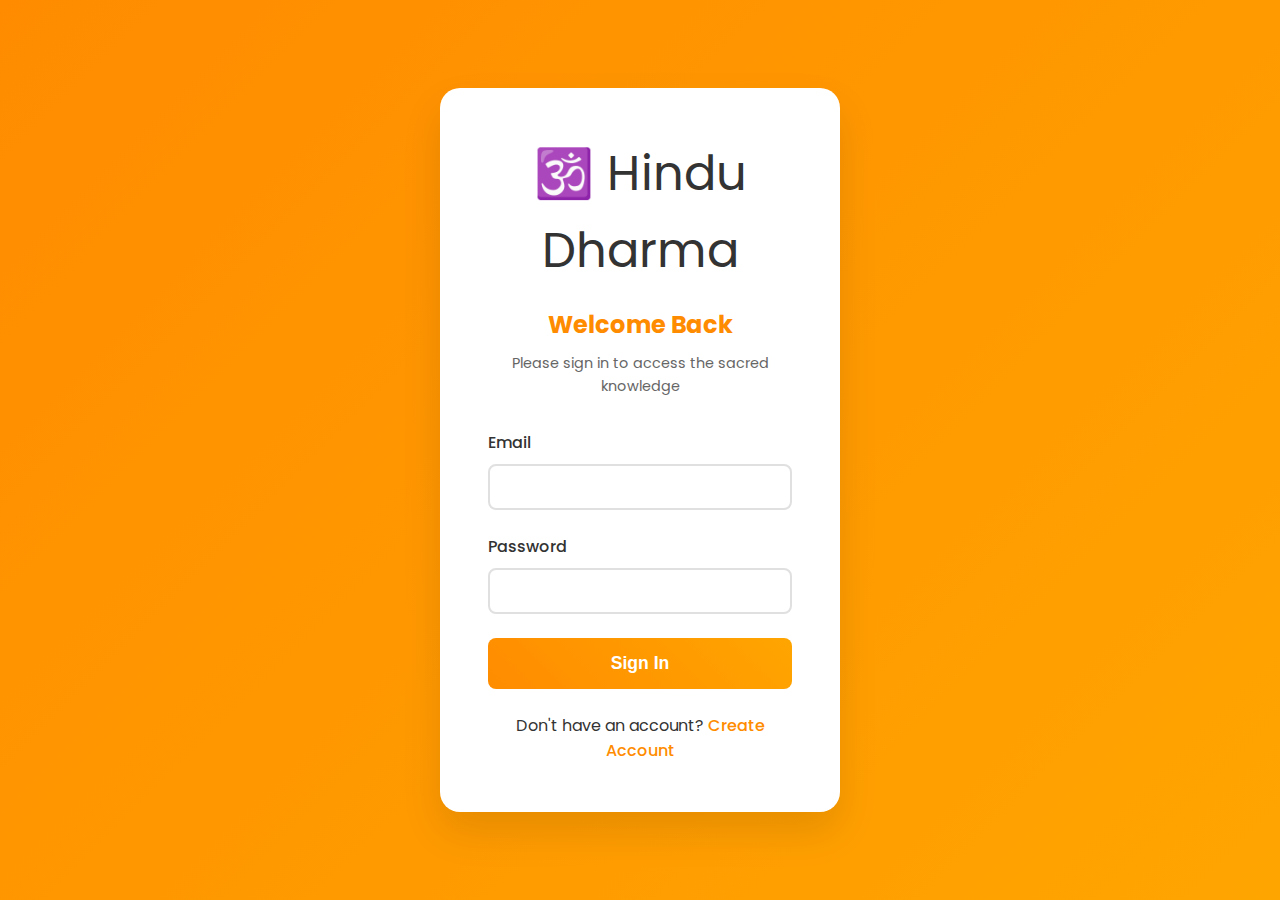
<file: index.html>
<!DOCTYPE html>
<html lang="en">
<head>
    <meta charset="UTF-8">
    <meta name="viewport" content="width=device-width, initial-scale=1.0">
    <title>Hindu Dharma - Ancient Wisdom & History</title>
    <link rel="stylesheet" href="styles.css">
    <link href="https://fonts.googleapis.com/css2?family=Poppins:wght@300;400;600;700&display=swap" rel="stylesheet">
</head>
<body>
    <nav class="navbar">
        <div class="nav-container">
            <div class="nav-logo">🕉️ Hindu Dharma</div>
            <ul class="nav-menu">
                <li><a href="index.html">Home</a></li>
                <li><a href="deities.html">Deities</a></li>
                <li><a href="scriptures.html">Scriptures</a></li>
                <li><a href="philosophy.html">Philosophy</a></li>
                <li><a href="festivals.html">Festivals</a></li>
                <li><a href="temples.html">Temples</a></li>
                <li><a href="history.html">History</a></li>
            </ul>
            <div class="hamburger">
                <span></span>
                <span></span>
                <span></span>
            </div>
        </div>
    </nav>

    <section id="home" class="hero">
        <div class="hero-content">
            <h1>Hindu Dharma</h1>
            <p>Explore the ancient wisdom and rich history of one of the world's oldest religions</p>
            <button class="cta-btn">Begin Journey</button>
        </div>
        <div class="hero-image">
            <img src="https://www.thomascook.in/blog/wp-content/uploads/2024/02/Ayodhya-ram-mandir-1.jpg" alt="Hindu Temple">
        </div>
    </section>

    <section id="timeline" class="timeline-section">
        <div class="container">
            <h2>Historical Timeline</h2>
            <div class="timeline">
                <div class="timeline-item">
                    <div class="timeline-date">3300-1300 BCE</div>
                    <div class="timeline-content">
                        <img src="https://images.yourstory.com/cs/wordpress/2016/05/Yourstory-Indus-Valley.jpg?fm=png&auto=format&blur=500" alt="Indus Valley Artifacts">
                        <h3>Indus Valley Civilization</h3>
                        <p>The earliest roots of Hindu practices can be traced to the sophisticated Indus Valley Civilization. Archaeological evidence from Harappa and Mohenjo-daro reveals proto-Shiva seals, ritual baths, and fire altars. The civilization's urban planning, drainage systems, and standardized weights suggest a highly organized society with possible religious practices that influenced later Hindu traditions.</p>
                    </div>
                </div>
                <div class="timeline-item">
                    <div class="timeline-date">1500-500 BCE</div>
                    <div class="timeline-content">
                        <img src="https://studentsfree.in/wp-content/uploads/2024/12/Pre-Vedic-1080x628.jpg" alt="Vedic Manuscripts">
                        <h3>Vedic Period</h3>
                        <p>The Vedic period marks the composition of the four sacred Vedas: Rigveda (hymns to deities), Samaveda (melodies), Yajurveda (sacrificial formulas), and Atharvaveda (spells and charms). This era established the foundation of Hindu philosophy, introducing concepts of dharma, karma, and the caste system. The Aryans brought Sanskrit language and Vedic rituals that merged with indigenous practices.</p>
                    </div>
                </div>
                <div class="timeline-item">
                    <div class="timeline-date">800-200 BCE</div>
                    <div class="timeline-content">
                        <img src="https://www.india-a2z.com/images/upanishads1.jpg" alt="Ancient Manuscripts">
                        <h3>Upanishadic Era</h3>
                        <p>The Upanishads represent the philosophical culmination of Vedic thought, introducing profound concepts like Brahman (universal consciousness), Atman (individual soul), and moksha (liberation). Over 200 Upanishads were composed, with the principal ones forming the foundation of Vedanta philosophy. This period saw the development of meditation practices and the understanding of the unity between individual and universal consciousness.</p>
                    </div>
                </div>
                <div class="timeline-item">
                    <div class="timeline-date">400 BCE-400 CE</div>
                    <div class="timeline-content">
                        <img src="https://www.samacharjustclick.com/wp-content/uploads/2025/04/THE-RAMAYANA-AND-THE-MAHABHARATA.png" alt="Epic Illustrations">
                        <h3>Epic Period</h3>
                        <p>The composition of the great epics Ramayana and Mahabharata transformed Hindu culture. The Ramayana, attributed to sage Valmiki, narrates Lord Rama's journey and establishes ideals of dharmic living. The Mahabharata, the world's longest epic, contains the Bhagavad Gita - Krishna's discourse to Arjuna on duty, devotion, and spiritual wisdom. These texts made complex philosophical concepts accessible to common people through storytelling.</p>
                    </div>
                </div>
                <div class="timeline-item">
                    <div class="timeline-date">300-600 CE</div>
                    <div class="timeline-content">
                        <img src="https://www.poojn.in/wp-content/uploads/2025/04/Understanding-the-Gupta-Era-Chandragupta-Is-Reign-and-Legacy.jpeg.jpg" alt="Gupta Temple">
                        <h3>Classical Period (Gupta Era)</h3>
                        <p>The Gupta period is considered the Golden Age of Hindu culture. Temple architecture flourished with the development of distinct architectural styles. The Puranas were compiled, systematizing Hindu mythology and genealogies of gods and kings. This era saw the codification of Hindu law (Dharmashastra), the development of classical dance forms, and the establishment of major pilgrimage centers across India.</p>
                    </div>
                </div>
                <div class="timeline-item">
                    <div class="timeline-date">788-820 CE</div>
                    <div class="timeline-content">
                        <img src="https://www.uttarakhandi.com/wp-content/uploads/Adi_Shankaracharya.png" alt="Adi Shankaracharya">
                        <h3>Adi Shankaracharya's Reform</h3>
                        <p>Adi Shankaracharya revolutionized Hindu philosophy by establishing Advaita Vedanta (non-dualism). He founded four major monasteries (mathas) in the four corners of India, unified diverse Hindu practices, and debated with Buddhist and other philosophical schools. His commentaries on the Upanishads, Bhagavad Gita, and Brahma Sutras remain authoritative texts in Hindu philosophy.</p>
                    </div>
                </div>
            </div>
        </div>
    </section>

    <section id="scriptures" class="scriptures-section">
        <div class="container">
            <h2>Sacred Scriptures</h2>
            <div class="scriptures-grid">
                <div class="scripture-card">
                    <img src="https://t3.ftcdn.net/jpg/08/37/34/16/360_F_837341662_U619MvgPwDtRLv7j1aYrSQMaHjOZVr4P.jpg" alt="Vedic Texts">
                    <h3>Vedas</h3>
                    <p>The oldest sacred texts (1500-500 BCE) containing hymns, rituals, and philosophical teachings. Composed in Sanskrit, they form the foundation of Hindu knowledge and spiritual practices.</p>
                </div>
                <div class="scripture-card">
                    <img src="https://d18x2uyjeekruj.cloudfront.net/wp-content/uploads/2023/06/upanishads.jpg" alt="Upanishads">
                    <h3>Upanishads</h3>
                    <p>Philosophical treatises exploring the nature of reality and consciousness. These texts introduce concepts of Brahman, Atman, and the path to spiritual liberation through knowledge and meditation.</p>
                </div>
                <div class="scripture-card">
                    <img src="https://upload.wikimedia.org/wikipedia/commons/8/81/Kurukshetra.jpg" alt="Mahabharata">
                    <h3>Mahabharata</h3>
                    <p>The world's longest epic tale including the Bhagavad Gita, exploring dharma and righteousness. Contains 100,000 verses narrating the great war between the Pandavas and Kauravas.</p>
                </div>
                <div class="scripture-card">
                    <img src="https://nepalyogateachertraining.com/wp-content/uploads/2021/06/ramayana-summery.jpg" alt="Ramayana">
                    <h3>Ramayana</h3>
                    <p>Epic story of Lord Rama, embodying ideals of duty and devotion. Composed by sage Valmiki, it teaches moral values through the journey of Rama, Sita, and Hanuman.</p>
                </div>
                <div class="scripture-card">
                    <img src="https://www.epoojastore.com/image/catalog/devotional-articles-images/2019/aug/hindu-puranas.jpg" alt="Puranas">
                    <h3>Puranas</h3>
                    <p>Ancient texts containing mythology, genealogies, and cosmology. The 18 major Puranas preserve stories of gods, goddesses, and the creation of the universe in accessible narrative form.</p>
                </div>
                <div class="scripture-card">
                    <img src="https://deshpandepanchang.com/wp-content/uploads/2021/05/01_1_5845884_835x547-m.jpg" alt="Dharma Shastras">
                    <h3>Dharma Shastras</h3>
                    <p>Legal and ethical texts outlining righteous conduct, social duties, and moral principles. These texts provide guidelines for personal behavior and social organization in Hindu society.</p>
                </div>
            </div>
        </div>
    </section>

    <section id="philosophy" class="philosophy-section">
        <div class="container">
            <h2>Core Philosophy</h2>
            <div class="philosophy-content">
                <div class="philosophy-item">
                    <h3>Dharma</h3>
                    <p>Righteous living and moral duty</p>
                </div>
                <div class="philosophy-item">
                    <h3>Karma</h3>
                    <p>Law of cause and effect in actions</p>
                </div>
                <div class="philosophy-item">
                    <h3>Moksha</h3>
                    <p>Liberation from the cycle of rebirth</p>
                </div>
                <div class="philosophy-item">
                    <h3>Ahimsa</h3>
                    <p>Non-violence towards all living beings</p>
                </div>
            </div>
        </div>
    </section>

    <section id="traditions" class="traditions-section">
        <div class="container">
            <h2>Living Traditions</h2>
            <div class="traditions-grid">
                <div class="tradition-card">
                    <img src="https://montreal.brahmakumaris.ca/wp-content/uploads/2022/03/iStock-1313456479.jpg" alt="Yoga Practice">
                    <h3>Yoga & Meditation</h3>
                    <p>Ancient practices for physical, mental, and spiritual well-being. Yoga, meaning 'union', encompasses eight limbs including ethical guidelines, physical postures, breathing techniques, and meditation for achieving spiritual enlightenment.</p>
                </div>
                <div class="tradition-card">
                    <img src="https://atithicabs.com/wp-content/uploads/2025/02/Festivals-of-Rajasthan.webp" alt="Hindu Festival">
                    <h3>Festivals</h3>
                    <p>Vibrant celebrations marking seasonal cycles and spiritual significance. Major festivals like Diwali, Holi, Navaratri, and Dussehra bring communities together, celebrating the triumph of good over evil and honoring various deities.</p>
                </div>
                <div class="tradition-card">
                    <img src="https://content.jdmagicbox.com/quickquotes/images_main/three-dham-tour-package-2217366388-ioi8bup5.jpg?fit=around|500:500" alt="Temple Pilgrimage">
                    <h3>Pilgrimage (Tirtha Yatra)</h3>
                    <p>Sacred journeys to holy sites across the Indian subcontinent. The Char Dham, Kumbh Mela, and visits to ancient temples provide spiritual purification and connection with the divine through devotional travel.</p>
                </div>
                <div class="tradition-card">
                    <img src="https://www.eurokidsindia.com/blog/wp-content/uploads/2023/07/india_17-1.jpg" alt="Classical Dance">
                    <h3>Arts & Culture</h3>
                    <p>Rich traditions in music, dance, sculpture, and literature. Classical dance forms like Bharatanatyam, Kathak, and Odissi, along with Carnatic and Hindustani music, express spiritual themes through artistic excellence.</p>
                </div>
            </div>
        </div>
    </section>

    <footer class="footer">
        <div class="container">
            <p>&copy; 2024 Hindu Dharma History. Preserving ancient wisdom for future generations.</p>
        </div>
    </footer>

    <script src="auth.js"></script>
    <script src="script.js"></script>
</body>
</html>
</file>
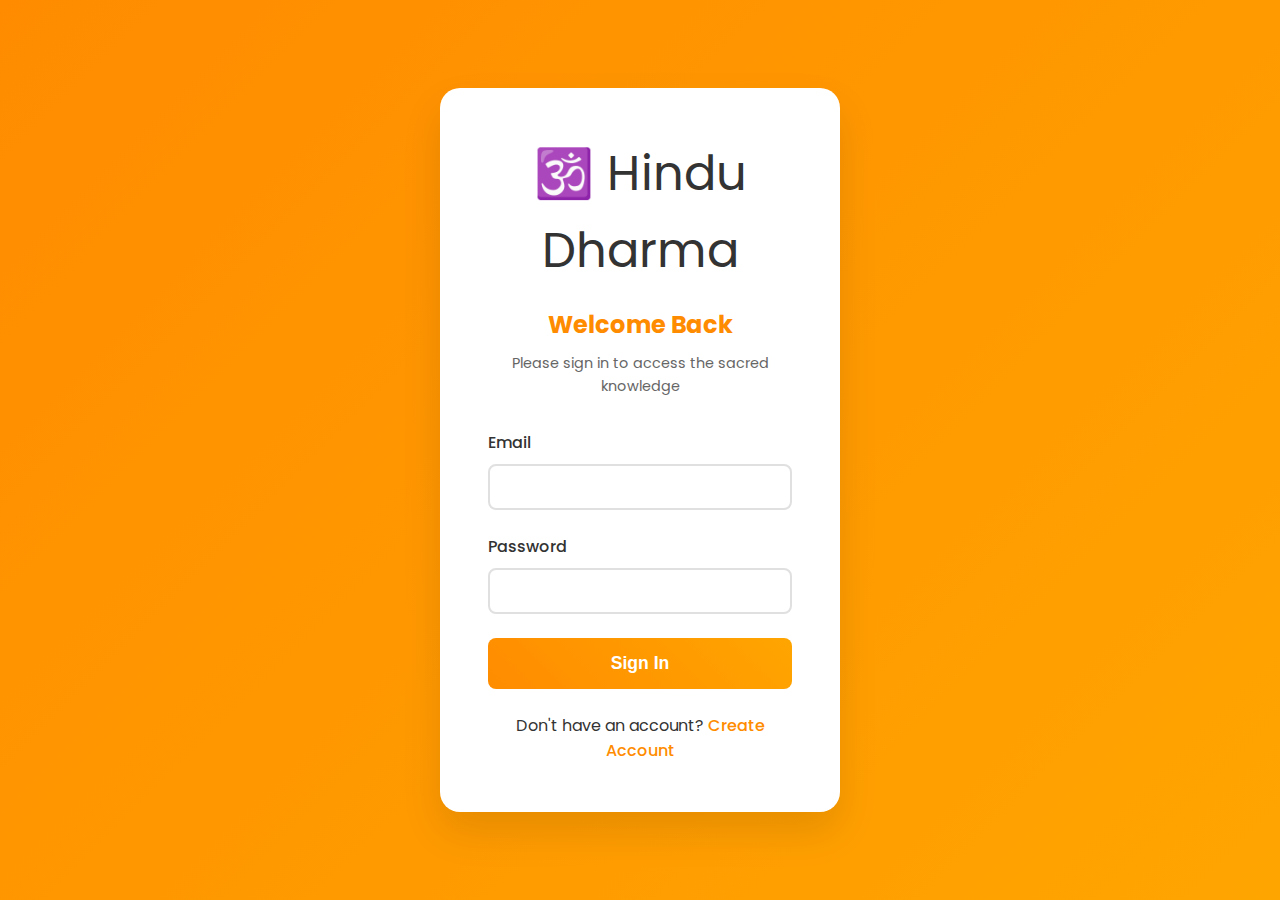
<file: deities.html>
<!DOCTYPE html>
<html lang="en">
<head>
    <meta charset="UTF-8">
    <meta name="viewport" content="width=device-width, initial-scale=1.0">
    <title>Hindu Deities - Divine Pantheon</title>
    <link rel="stylesheet" href="styles.css">
    <link href="https://fonts.googleapis.com/css2?family=Poppins:wght@300;400;600;700&display=swap" rel="stylesheet">
</head>
<body>
    <nav class="navbar">
        <div class="nav-container">
            <div class="nav-logo">🕉️ Hindu Dharma</div>
            <ul class="nav-menu">
                <li><a href="index.html">Home</a></li>
                <li><a href="deities.html">Deities</a></li>
                <li><a href="scriptures.html">Scriptures</a></li>
                <li><a href="philosophy.html">Philosophy</a></li>
                <li><a href="festivals.html">Festivals</a></li>
                <li><a href="temples.html">Temples</a></li>
                <li><a href="history.html">History</a></li>
            </ul>
            <div class="hamburger">
                <span></span>
                <span></span>
                <span></span>
            </div>
        </div>
    </nav>

    <section class="page-hero">
        <div class="container">
            <h1>Hindu Deities</h1>
            <p>Explore the divine pantheon of Hindu gods and goddesses</p>
        </div>
    </section>

    <section class="trinity-section">
        <div class="container">
            <h2>The Holy Trinity (Trimurti)</h2>
            <div class="trinity-grid">
                <div class="deity-card">
                    <img src="https://vedicfeed.com/wp-content/uploads/2019/02/Brahma.jpg" alt="Brahma">
                    <h3>Brahma - The Creator</h3>
                    <p>Brahma is the creator god in the Hindu trinity. He is responsible for the creation of the universe and all living beings. Often depicted with four heads representing the four Vedas, Brahma sits on a lotus flower symbolizing the creative potential of the universe.</p>
                    <div class="deity-details">
                        <strong>Consort:</strong> Saraswati<br>
                        <strong>Vehicle:</strong> Hamsa (Swan)<br>
                        <strong>Symbol:</strong> Lotus, Vedas
                    </div>
                </div>
                <div class="deity-card">
                    <img src="https://vedikheritageblog.wordpress.com/wp-content/uploads/2017/11/lord-vishnu-images-1018x800.jpg?w=1018" alt="Vishnu">
                    <h3>Vishnu - The Preserver</h3>
                    <p>Vishnu is the preserver and protector of the universe. He maintains cosmic order and appears on Earth in various avatars (incarnations) to restore dharma. His ten main avatars include Rama, Krishna, and Buddha, each appearing during times of cosmic crisis.</p>
                    <div class="deity-details">
                        <strong>Consort:</strong> Lakshmi<br>
                        <strong>Vehicle:</strong> Garuda (Eagle)<br>
                        <strong>Symbol:</strong> Conch, Discus, Mace, Lotus
                    </div>
                </div>
                <div class="deity-card">
                    <img src="https://panchakritya.com/cdn/shop/articles/How_To_Get_Lord_Shiva_Blessings_b35f893c-4a41-42be-97cb-a8f0599511c5.jpg?v=1746355379" alt="Shiva">
                    <h3>Shiva - The Destroyer/Transformer</h3>
                    <p>Shiva is the destroyer and transformer, representing the cyclical nature of creation and destruction. As Nataraja, he performs the cosmic dance that maintains the rhythm of the universe. He is also the supreme yogi and the lord of meditation.</p>
                    <div class="deity-details">
                        <strong>Consort:</strong> Parvati/Shakti<br>
                        <strong>Vehicle:</strong> Nandi (Bull)<br>
                        <strong>Symbol:</strong> Trident, Drum, Third Eye
                    </div>
                </div>
            </div>
        </div>
    </section>

    <section class="major-deities">
        <div class="container">
            <h2>Major Deities</h2>
            <div class="deities-grid">
                <div class="deity-card">
                    <img src="https://cdn.pixabay.com/photo/2019/08/20/15/30/ganesh-4419043_960_720.jpg" alt="Ganesha">
                    <h3>Ganesha - Remover of Obstacles</h3>
                    <p>The elephant-headed god, son of Shiva and Parvati. Ganesha is invoked at the beginning of any new venture as he removes obstacles and brings good fortune. He is also the patron of arts and sciences.</p>
                </div>
                <div class="deity-card">
                    <img src="https://www.crafttrip.in/image/cache/catalog/radha-krishna/Romantic-radha-krishna-painting-divine-love-on-Canvas-800x534w.jpeg" alt="Krishna">
                    <h3>Krishna - Divine Love</h3>
                    <p>The eighth avatar of Vishnu, Krishna is one of the most beloved deities. His teachings in the Bhagavad Gita form the philosophical foundation of Hinduism. He represents divine love, compassion, and playfulness.</p>
                </div>
                <div class="deity-card">
                    <img src="https://theindiandharma.org/wp-content/uploads/2017/02/rama-sita.jpg?w=306&h=191" alt="Rama">
                    <h3>Rama - Ideal King</h3>
                    <p>The seventh avatar of Vishnu and hero of the Ramayana. Rama embodies the ideals of dharma, righteousness, and perfect conduct. His life story teaches the importance of duty, honor, and devotion.</p>
                </div>
                <div class="deity-card">
                    <img src="https://d1msew97rp2nin.cloudfront.net/prod/phool/blogthumbnail/1727623073617hanuman-in-the-ramayana-the-unbreakable-bond-of-devotion-and-strength.jpeg" alt="Hanuman">
                    <h3>Hanuman - Devotion Personified</h3>
                    <p>The monkey deity and devoted follower of Rama. Hanuman represents strength, courage, and unwavering devotion. He is worshipped for protection, strength, and the removal of evil influences.</p>
                </div>
                <div class="deity-card">
                    <img src="https://lh4.googleusercontent.com/proxy/O2cj7XqySqdx8cJCjqqIBIDYxysay1LMQfjnm_U92Kj0gKA3ZvBZuZwt4xh4TbnECogF56wrVi1dbaMHMUBeCuyxYIswn9-Ly3IZRIHMFcNdfIbBW5c4Wbmr4QYvV5Jd5N6mi1ZyhtO4-TI" alt="Durga">
                    <h3>Durga - Divine Mother</h3>
                    <p>The fierce form of the Divine Mother, Durga is the warrior goddess who protects the universe from evil forces. She represents the power of good over evil and is especially revered during Navaratri festival.</p>
                </div>
                <div class="deity-card">
                    <img src="https://i.pinimg.com/736x/a0/54/51/a05451cb1a947a2162387e7a4102d092.jpg" alt="Saraswati">
                    <h3>Saraswati - Goddess of Knowledge</h3>
                    <p>The goddess of knowledge, music, arts, and learning. Saraswati is depicted with a veena (musical instrument) and is worshipped by students and artists seeking wisdom and creative inspiration.</p>
                </div>
            </div>
        </div>
    </section>

    <footer class="footer">
        <div class="container">
            <p>&copy; 2024 Hindu Dharma History. Preserving ancient wisdom for future generations.</p>
        </div>
    </footer>

    <script src="auth.js"></script>
    <script src="script.js"></script>
</body>
</html>
</file>
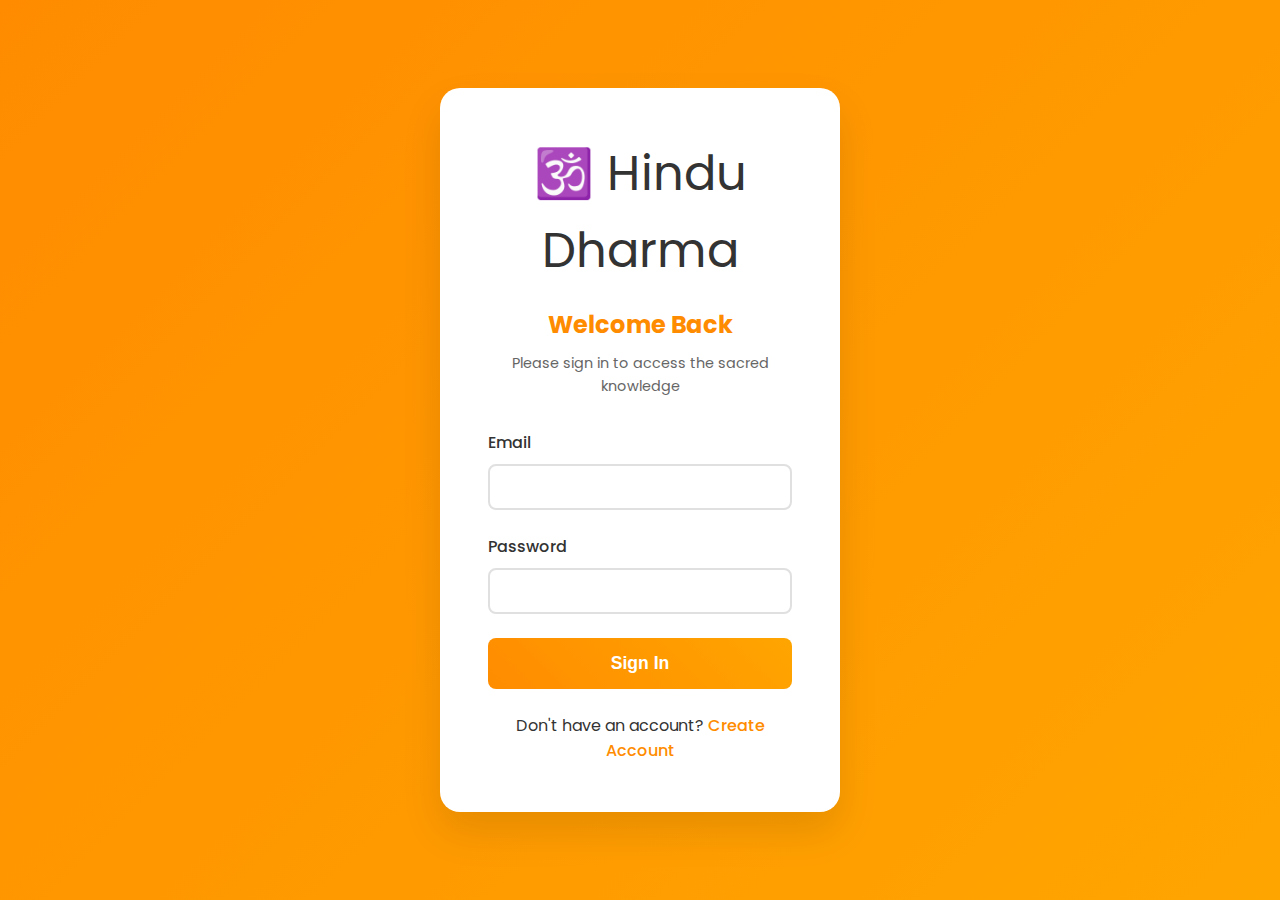
<file: festivals.html>
<!DOCTYPE html>
<html lang="en">
<head>
    <meta charset="UTF-8">
    <meta name="viewport" content="width=device-width, initial-scale=1.0">
    <title>Hindu Festivals - Sacred Celebrations</title>
    <link rel="stylesheet" href="styles.css">
    <link href="https://fonts.googleapis.com/css2?family=Poppins:wght@300;400;600;700&display=swap" rel="stylesheet">
</head>
<body>
    <nav class="navbar">
        <div class="nav-container">
            <div class="nav-logo">🕉️ Hindu Dharma</div>
            <ul class="nav-menu">
                <li><a href="index.html">Home</a></li>
                <li><a href="deities.html">Deities</a></li>
                <li><a href="scriptures.html">Scriptures</a></li>
                <li><a href="philosophy.html">Philosophy</a></li>
                <li><a href="festivals.html">Festivals</a></li>
                <li><a href="temples.html">Temples</a></li>
                <li><a href="history.html">History</a></li>
            </ul>
            <div class="hamburger">
                <span></span>
                <span></span>
                <span></span>
            </div>
        </div>
    </nav>

    <section class="page-hero">
        <div class="container">
            <h1>Hindu Festivals</h1>
            <p>Celebrate the divine through sacred festivals and joyous occasions</p>
        </div>
    </section>

    <section class="major-festivals">
        <div class="container">
            <h2>Major Festivals</h2>
            <div class="festivals-grid">
                <div class="festival-card">
                    <img src="https://static.independent.co.uk/2025/10/20/7/50/SEI270988095.jpg" alt="Diwali">
                    <h3>Diwali - Festival of Lights</h3>
                    <p><strong>When:</strong> October/November (Kartik Amavasya)</p>
                    <p><strong>Duration:</strong> 5 days</p>
                    <p><strong>Significance:</strong> Celebrates the victory of light over darkness, good over evil. Commemorates Lord Rama's return to Ayodhya after 14 years of exile and the defeat of Ravana.</p>
                    <p><strong>Celebrations:</strong> Lighting diyas (oil lamps), fireworks, rangoli designs, exchanging sweets, and worshipping Goddess Lakshmi for prosperity.</p>
                </div>
                <div class="festival-card">
                    <img src="https://th-thumbnailer.cdn-si-edu.com/Pl3SgTq0N0hl9-CAZLWunQnxHnI=/fit-in/1600x0/https://tf-cmsv2-smithsonianmag-media.s3.amazonaws.com/filer/6f/01/6f019763-6ead-4ae3-a3de-be0dbcb72a7c/89f93f0728e02b49a4b7a591ecaa0ba218651ab9jpg1072x0_q85_upscale.jpg" alt="Holi">
                    <h3>Holi - Festival of Colors</h3>
                    <p><strong>When:</strong> March (Phalguna Purnima)</p>
                    <p><strong>Duration:</strong> 2 days</p>
                    <p><strong>Significance:</strong> Celebrates the arrival of spring, the triumph of good over evil, and the divine love of Radha and Krishna.</p>
                    <p><strong>Celebrations:</strong> Playing with colored powders and water, singing, dancing, and sharing festive foods like gujiya and thandai.</p>
                </div>
                <div class="festival-card">
                    <img src="https://www.hinduismtoday.com/hpi/wp-content/uploads/2025/09/Navaratri-RNS-780x468.jpg" alt="Navaratri">
                    <h3>Navaratri - Nine Nights of the Goddess</h3>
                    <p><strong>When:</strong> September/October (Ashwin)</p>
                    <p><strong>Duration:</strong> 9 nights and 10 days</p>
                    <p><strong>Significance:</strong> Honors the Divine Mother in her various forms - Durga, Lakshmi, and Saraswati. Celebrates the feminine divine power (Shakti).</p>
                    <p><strong>Celebrations:</strong> Fasting, dancing (Garba and Dandiya), special prayers, and culminates in Dussehra celebrating Durga's victory over Mahishasura.</p>
                </div>
                <div class="festival-card">
                    <img src="https://www.religionworld.in/wp-content/uploads/2020/08/birth-ceremony-of-lord-sri-krishna.jpg" alt="Janmashtami">
                    <h3>Janmashtami - Krishna's Birthday</h3>
                    <p><strong>When:</strong> August/September (Bhadrapada Krishna Ashtami)</p>
                    <p><strong>Duration:</strong> 1-2 days</p>
                    <p><strong>Significance:</strong> Celebrates the birth of Lord Krishna, the eighth avatar of Vishnu, who delivered the Bhagavad Gita and established dharma.</p>
                    <p><strong>Celebrations:</strong> Midnight prayers, fasting, dramatic enactments of Krishna's life (Ras Lila), and the famous Dahi Handi (pot-breaking) ceremony.</p>
                </div>
            </div>
        </div>
    </section>

    <section class="seasonal-festivals">
        <div class="container">
            <h2>Seasonal & Regional Festivals</h2>
            <div class="seasonal-grid">
                <div class="season-card">
                    <h3>Spring Festivals</h3>
                    <ul>
                        <li><strong>Vasant Panchami:</strong> Celebrates Goddess Saraswati and the arrival of spring</li>
                        <li><strong>Maha Shivratri:</strong> The great night of Lord Shiva, observed with fasting and night-long vigil</li>
                        <li><strong>Ram Navami:</strong> Birth anniversary of Lord Rama</li>
                    </ul>
                </div>
                <div class="season-card">
                    <h3>Monsoon Festivals</h3>
                    <ul>
                        <li><strong>Teej:</strong> Celebrates marital bliss and the monsoon season</li>
                        <li><strong>Raksha Bandhan:</strong> Celebrates the bond between brothers and sisters</li>
                        <li><strong>Ganesh Chaturthi:</strong> Birth celebration of Lord Ganesha</li>
                    </ul>
                </div>
                <div class="season-card">
                    <h3>Winter Festivals</h3>
                    <ul>
                        <li><strong>Karva Chauth:</strong> Wives fast for their husbands' long life</li>
                        <li><strong>Makar Sankranti:</strong> Celebrates the sun's northward journey</li>
                        <li><strong>Magh Mela:</strong> Sacred bathing festival at river confluences</li>
                    </ul>
                </div>
                <div class="season-card">
                    <h3>Regional Specialties</h3>
                    <ul>
                        <li><strong>Onam (Kerala):</strong> Harvest festival welcoming King Mahabali</li>
                        <li><strong>Durga Puja (Bengal):</strong> Grand celebration of Goddess Durga</li>
                        <li><strong>Pongal (Tamil Nadu):</strong> Harvest festival thanking nature</li>
                    </ul>
                </div>
            </div>
        </div>
    </section>

    <section class="festival-significance">
        <div class="container">
            <h2>Spiritual Significance of Festivals</h2>
            <div class="significance-grid">
                <div class="significance-card">
                    <h3>Cosmic Alignment</h3>
                    <p>Hindu festivals are timed according to lunar and solar calendars, aligning celebrations with cosmic energies and natural cycles. This connection enhances spiritual practices and meditation.</p>
                </div>
                <div class="significance-card">
                    <h3>Community Bonding</h3>
                    <p>Festivals bring communities together, transcending social barriers and fostering unity. They provide opportunities for collective worship, cultural exchange, and strengthening social bonds.</p>
                </div>
                <div class="significance-card">
                    <h3>Spiritual Purification</h3>
                    <p>Many festivals involve fasting, prayer, and ritual purification. These practices cleanse the mind and body, preparing devotees for spiritual growth and divine connection.</p>
                </div>
                <div class="significance-card">
                    <h3>Cultural Preservation</h3>
                    <p>Festivals preserve ancient traditions, stories, and values, passing them from generation to generation. They maintain the continuity of Hindu culture and spiritual wisdom.</p>
                </div>
            </div>
        </div>
    </section>

    <footer class="footer">
        <div class="container">
            <p>&copy; 2024 Hindu Dharma History. Preserving ancient wisdom for future generations.</p>
        </div>
    </footer>

    <script src="auth.js"></script>
    <script src="script.js"></script>
</body>
</html>
</file>
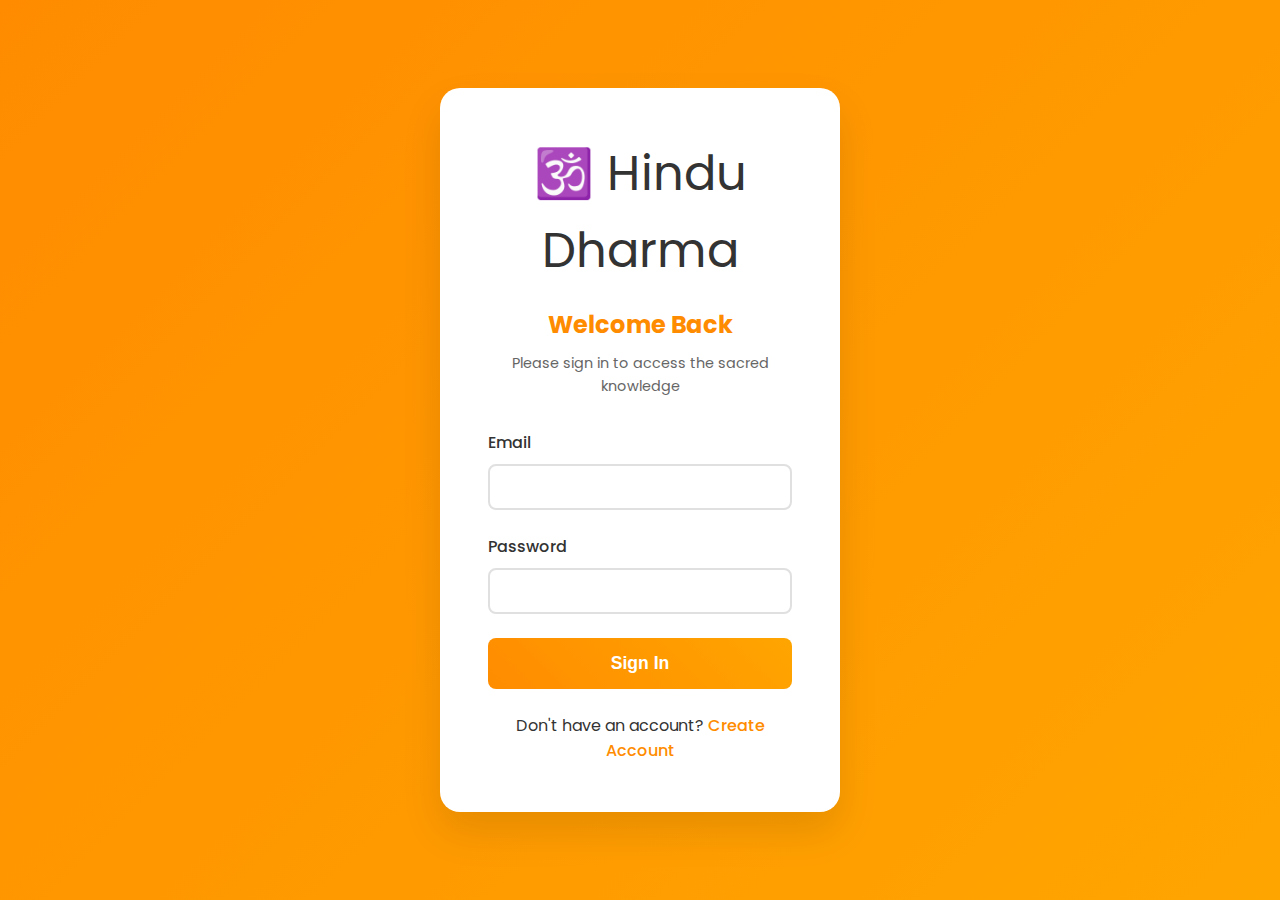
<file: history.html>
<!DOCTYPE html>
<html lang="en">
<head>
    <meta charset="UTF-8">
    <meta name="viewport" content="width=device-width, initial-scale=1.0">
    <title>Medieval Period - Historical Documentation</title>
    <link rel="stylesheet" href="styles.css">
    <link href="https://fonts.googleapis.com/css2?family=Poppins:wght@300;400;600;700&display=swap" rel="stylesheet">
</head>
<body>
    <nav class="navbar">
        <div class="nav-container">
            <div class="nav-logo">🕉️ Hindu Dharma</div>
            <ul class="nav-menu">
                <li><a href="index.html">Home</a></li>
                <li><a href="deities.html">Deities</a></li>
                <li><a href="scriptures.html">Scriptures</a></li>
                <li><a href="philosophy.html">Philosophy</a></li>
                <li><a href="festivals.html">Festivals</a></li>
                <li><a href="temples.html">Temples</a></li>
                <li><a href="history.html">History</a></li>
            </ul>
            <div class="hamburger">
                <span></span>
                <span></span>
                <span></span>
            </div>
        </div>
    </nav>

    <section class="page-hero">
        <div class="container">
            <h1>Medieval Period (1000-1700 CE)</h1>
            <p>Historical documentation of challenges faced by Hindu civilization during medieval invasions</p>
        </div>
    </section>

    <section class="historical-overview">
        <div class="container">
            <h2>Historical Context</h2>
            <div class="overview-content">
                <p>The medieval period in Indian history (1000-1700 CE) witnessed significant political, social, and religious upheavals. This period saw the arrival of various Central Asian rulers and the establishment of sultanates and later the Mughal Empire. While this era brought architectural innovations and cultural exchanges, it also resulted in documented conflicts, temple destructions, and social tensions that profoundly impacted Hindu civilization.</p>
                <p><strong>Note:</strong> This documentation presents historical facts based on contemporary accounts, archaeological evidence, and scholarly research. The purpose is educational understanding of historical events, not to promote any form of hatred or discrimination.</p>
            </div>
        </div>
    </section>

    <section class="timeline-rulers">
        <div class="container">
            <h2>Key Historical Periods</h2>
            <div class="rulers-timeline">
                <div class="ruler-period">
                    <div class="period-date">1000-1206 CE</div>
                    <div class="period-content">
                        <img src="https://india.unsc.uno/wp-content/uploads/2024/04/Foreign-invasion.jpg" alt="Early Invasions">
                        <h3>Early Invasions</h3>
                        <p><strong>Mahmud of Ghazni (971-1030 CE):</strong> Conducted 17 raids into India between 1000-1027 CE. Contemporary accounts by Al-Utbi and later historians document the destruction of Somnath Temple in 1025 CE, where thousands of devotees were reportedly killed and immense wealth looted.</p>
                        <p><strong>Muhammad Ghori (1149-1206 CE):</strong> Established permanent Muslim rule in North India. The Tabaqat-i-Nasiri chronicles extensive temple destructions during his campaigns.</p>
                    </div>
                </div>
                
                <div class="ruler-period">
                    <div class="period-date">1206-1526 CE</div>
                    <div class="period-content">
                        <img src="https://sc0.blr1.cdn.digitaloceanspaces.com/book/194214-jkxkwtxfam-1695121382.jpg" alt="Delhi Sultanate">
                        <h3>Delhi Sultanate Period</h3>
                        <p><strong>Qutb-ud-din Aibak (1206-1210 CE):</strong> Built Quwwat-ul-Islam mosque using materials from 27 demolished Hindu and Jain temples. Inscriptions on the mosque itself document this fact.</p>
                        <p><strong>Alauddin Khilji (1296-1316 CE):</strong> Amir Khusrau's contemporary accounts describe systematic temple destructions in Gujarat, Rajasthan, and South India. The Chidambaram Temple raid (1311 CE) resulted in massive loss of life and cultural artifacts.</p>
                        <p><strong>Muhammad bin Tughluq (1325-1351 CE):</strong> Ibn Battuta's travel accounts document forced conversions and temple destructions during his reign.</p>
                    </div>
                </div>

                <div class="ruler-period">
                    <div class="period-date">1526-1707 CE</div>
                    <div class="period-content">
                        <img src="https://ichef.bbci.co.uk/images/ic/1200xn/p0dwp7c6.jpg" alt="Mughal Period">
                        <h3>Mughal Empire</h3>
                        <p><strong>Babur (1526-1530 CE):</strong> The Baburnama mentions destruction of temples in Chanderi and other places. Archaeological evidence shows the Babri structure was built over a pre-existing temple.</p>
                        <p><strong>Akbar (1556-1605 CE):</strong> Despite his policy of religious tolerance (Din-i-Ilahi), local governors continued temple destructions. However, Akbar also protected many temples and appointed Hindu administrators.</p>
                        <p><strong>Aurangzeb (1658-1707 CE):</strong> The most documented period of systematic temple destruction. His own court records (Akhbarat) mention destruction of temples in Mathura, Varanasi, and other sacred cities.</p>
                    </div>
                </div>
            </div>
        </div>
    </section>

    <section class="documented-evidence">
        <div class="container">
            <h2>Historical Evidence & Documentation</h2>
            <div class="evidence-grid">
                <div class="evidence-card">
                    <h3>Contemporary Chronicles</h3>
                    <ul>
                        <li><strong>Tarikh-i-Firoz Shahi:</strong> Documents temple destructions under Delhi Sultans</li>
                        <li><strong>Tabaqat-i-Akbari:</strong> Records of Akbar's reign including religious policies</li>
                        <li><strong>Maasir-i-Alamgiri:</strong> Aurangzeb's court chronicle documenting temple destructions</li>
                        <li><strong>Futuhat-i-Alamgiri:</strong> Military campaigns and their impact on Hindu temples</li>
                    </ul>
                </div>
                
                <div class="evidence-card">
                    <h3>Archaeological Evidence</h3>
                    <ul>
                        <li><strong>Quwwat-ul-Islam Mosque:</strong> Built using materials from 27 Hindu/Jain temples</li>
                        <li><strong>Adhai Din Ka Jhonpra:</strong> Sanskrit inscriptions visible on Islamic structure</li>
                        <li><strong>Gyanvapi Mosque:</strong> Built over Vishwanath Temple foundations</li>
                        <li><strong>Krishna Janmabhoomi:</strong> Mosque constructed over temple remains</li>
                    </ul>
                </div>

                <div class="evidence-card">
                    <h3>Foreign Accounts</h3>
                    <ul>
                        <li><strong>Ibn Battuta (1333-1347 CE):</strong> Eyewitness accounts of temple destructions</li>
                        <li><strong>Al-Biruni (973-1048 CE):</strong> Documented Mahmud's raids and their impact</li>
                        <li><strong>Francois Bernier:</strong> French physician's account of Aurangzeb's policies</li>
                        <li><strong>Jean-Baptiste Tavernier:</strong> European traveler's observations</li>
                    </ul>
                </div>

                <div class="evidence-card">
                    <h3>Epigraphic Evidence</h3>
                    <ul>
                        <li><strong>Inscriptions on mosques:</strong> Many contain references to temple destruction</li>
                        <li><strong>Victory pillars:</strong> Commemorate successful campaigns against "infidels"</li>
                        <li><strong>Temple inscriptions:</strong> Record repairs after destruction</li>
                        <li><strong>Copper plate grants:</strong> Document temple land confiscations</li>
                    </ul>
                </div>
            </div>
        </div>
    </section>

    <section class="specific-cases">
        <div class="container">
            <h2>Documented Temple Destructions</h2>
            <div class="cases-grid">
                <div class="case-study">
                    <img src="https://www.myindiamyglory.com/wp-content/uploads/2017/12/Somnath-Temple.jpg" alt="Somnath Temple">
                    <h3>Somnath Temple (1025 CE)</h3>
                    <p><strong>Perpetrator:</strong> Mahmud of Ghazni</p>
                    <p><strong>Evidence:</strong> Al-Utbi's contemporary account describes the destruction in detail. Archaeological excavations confirm multiple destruction and reconstruction phases.</p>
                    <p><strong>Impact:</strong> Estimated 50,000 devotees killed, immense wealth looted including the famous Shiva lingam made of precious stones.</p>
                </div>

                <div class="case-study">
                    <img src="https://indiaknowledge.org/wp-content/uploads/2022/05/Kashi-gyanvapi_1-1024x694.jpeg" alt="Kashi Vishwanath">
                    <h3>Kashi Vishwanath Temple (1669 CE)</h3>
                    <p><strong>Perpetrator:</strong> Aurangzeb</p>
                    <p><strong>Evidence:</strong> Maasir-i-Alamgiri records the emperor's order. The Gyanvapi mosque built on the site still shows temple architecture.</p>
                    <p><strong>Impact:</strong> One of Hinduism's holiest sites destroyed, causing immense psychological trauma to the Hindu community.</p>
                </div>

                <div class="case-study">
                    <img src="https://m.economictimes.com/thumb/msid-107448086,width-1600,height-900,resizemode-4,imgsize-81528/mathura-shahi-idgah-mosque-and-shri-krishna-janmabhoomi-temple-in-mathura-sup-.jpg" alt="Mathura Temples">
                    <h3>Mathura Temples (1670 CE)</h3>
                    <p><strong>Perpetrator:</strong> Aurangzeb</p>
                    <p><strong>Evidence:</strong> Court records and European traveler accounts document the systematic destruction of Krishna temples.</p>
                    <p><strong>Impact:</strong> Krishna's birthplace temples destroyed, Idgah mosque built over Keshav Dev Temple.</p>
                </div>

                <div class="case-study">
                    <img src="https://brownchinarkashmir.com/wp-content/uploads/2025/02/Martand-Sun_Temple_brown_chinar_kashmir.jpeg.webp" alt="Martand Temple">
                    <h3>Martand Sun Temple (1389 CE)</h3>
                    <p><strong>Perpetrator:</strong> Sikandar Butshikan</p>
                    <p><strong>Evidence:</strong> Rajatarangini chronicles and archaeological remains show deliberate destruction of this magnificent 8th-century temple.</p>
                    <p><strong>Impact:</strong> Kashmir's greatest architectural marvel reduced to ruins, marking the end of Hindu rule in Kashmir.</p>
                </div>
            </div>
        </div>
    </section>

    <section class="human-cost">
        <div class="container">
            <h2>Human Cost & Social Impact</h2>
            <div class="impact-content">
                <div class="impact-section">
                    <h3>Loss of Life</h3>
                    <p>Contemporary accounts document massive loss of life during temple raids. The Somnath destruction alone reportedly resulted in 50,000 deaths. Similar casualties are recorded for other major temple cities like Mathura, Varanasi, and Chidambaram.</p>
                </div>
                
                <div class="impact-section">
                    <h3>Cultural Destruction</h3>
                    <p>Temples were not just religious centers but repositories of art, literature, and scientific knowledge. Libraries containing Sanskrit manuscripts, astronomical instruments, and artistic treasures were systematically destroyed, resulting in irreplaceable cultural loss.</p>
                </div>
                
                <div class="impact-section">
                    <h3>Economic Impact</h3>
                    <p>Temples served as economic centers, providing employment and supporting local communities. Their destruction disrupted entire economic ecosystems, leading to widespread poverty and displacement.</p>
                </div>
                
                <div class="impact-section">
                    <h3>Forced Conversions</h3>
                    <p>Multiple sources document forced conversions, particularly during Aurangzeb's reign. The jizya tax imposed on non-Muslims created additional economic pressure for conversion.</p>
                </div>
            </div>
        </div>
    </section>

    <section class="resistance-revival">
        <div class="container">
            <h2>Hindu Resistance & Revival</h2>
            <div class="resistance-grid">
                <div class="resistance-card">
                    <h3>Rajput Resistance</h3>
                    <p>Rajput kingdoms like Mewar under Maharana Pratap and later rulers consistently resisted Mughal expansion, protecting Hindu temples and traditions in their territories.</p>
                </div>
                
                <div class="resistance-card">
                    <h3>Maratha Revival</h3>
                    <p>Chhatrapati Shivaji and the Maratha Empire represented a Hindu revival, with policies of temple protection and reconstruction. They systematically restored destroyed temples and revived Hindu festivals.</p>
                </div>
                
                <div class="resistance-card">
                    <h3>Sikh Resistance</h3>
                    <p>The Sikh Gurus, particularly Guru Tegh Bahadur and Guru Gobind Singh, sacrificed their lives protecting Hindu dharma and resisting forced conversions.</p>
                </div>
                
                <div class="resistance-card">
                    <h3>Temple Reconstruction</h3>
                    <p>Despite repeated destructions, Hindu communities continuously rebuilt their temples. Many temples show multiple phases of reconstruction, demonstrating the resilience of Hindu faith.</p>
                </div>
            </div>
        </div>
    </section>

    <section class="scholarly-sources">
        <div class="container">
            <h2>Scholarly Sources & References</h2>
            <div class="sources-content">
                <h3>Primary Sources</h3>
                <ul>
                    <li>Tarikh-i-Yamini by Al-Utbi (contemporary of Mahmud of Ghazni)</li>
                    <li>Tabaqat-i-Nasiri by Minhaj-i-Siraj (13th century)</li>
                    <li>Tarikh-i-Firoz Shahi by Ziauddin Barani (14th century)</li>
                    <li>Baburnama by Babur (16th century)</li>
                    <li>Akbarnama by Abul Fazl (16th century)</li>
                    <li>Maasir-i-Alamgiri (Aurangzeb's court chronicle)</li>
                </ul>
                
                <h3>Modern Scholarly Works</h3>
                <ul>
                    <li>"Hindu Temples: What Happened to Them" by Sita Ram Goel</li>
                    <li>"The Islamic Invasion of India" by Will Durant</li>
                    <li>"Medieval Indian History" by Satish Chandra</li>
                    <li>"Temple Destruction and Muslim States in Medieval India" by Richard Eaton</li>
                    <li>Archaeological Survey of India reports on various temple sites</li>
                </ul>
                
                <h3>Archaeological Evidence</h3>
                <ul>
                    <li>ASI excavation reports from Ayodhya, Mathura, and Varanasi</li>
                    <li>Epigraphic studies by Indian Archaeological Survey</li>
                    <li>Architectural analysis of Indo-Islamic monuments</li>
                    <li>Carbon dating evidence from temple destruction layers</li>
                </ul>
            </div>
        </div>
    </section>

    <footer class="footer">
        <div class="container">
            <p>&copy; 2024 Hindu Dharma History. Preserving historical truth for future generations.</p>
        </div>
    </footer>

    <script src="auth.js"></script>
    <script src="script.js"></script>
</body>
</html>
</file>
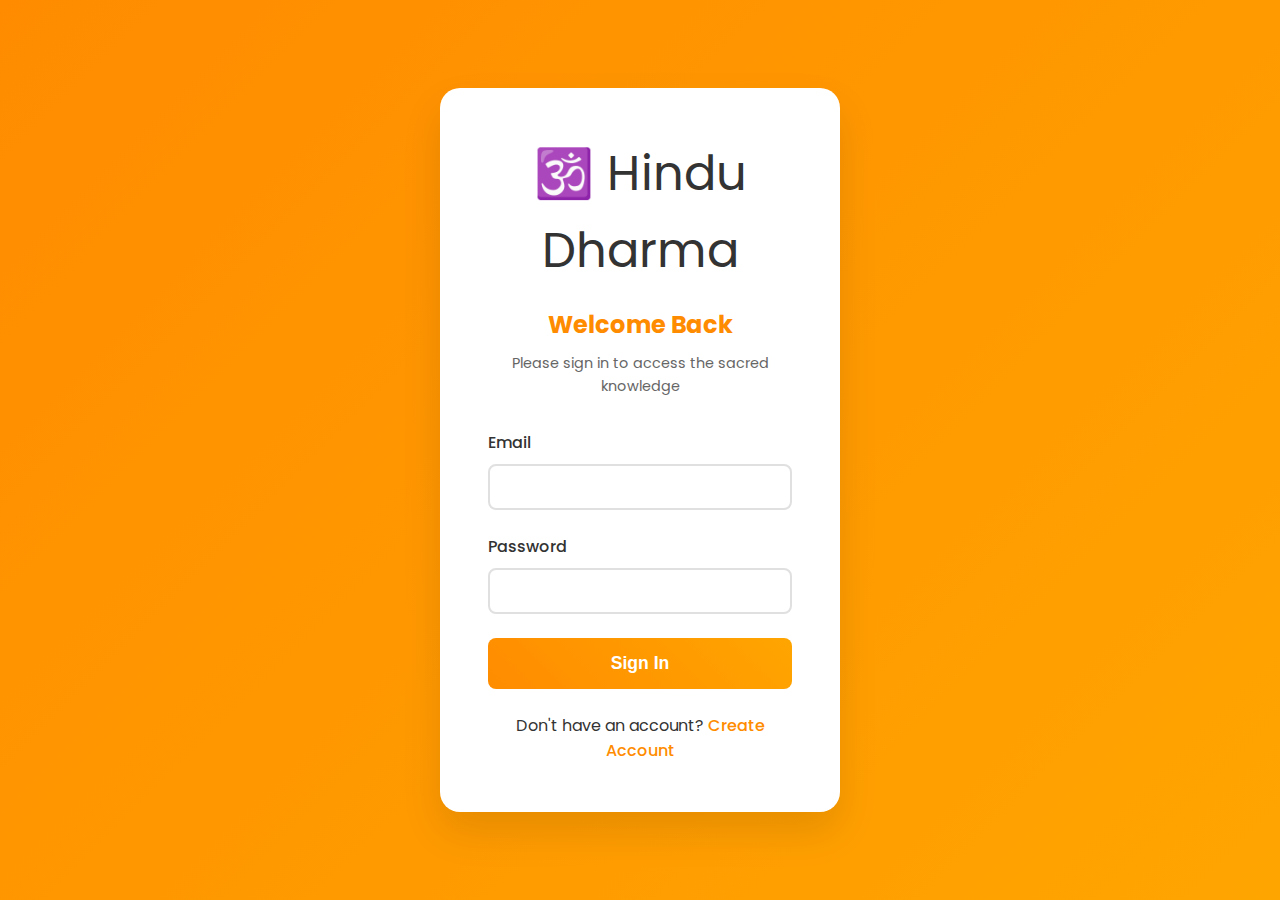
<file: login.html>
<!DOCTYPE html>
<html lang="en">
<head>
    <meta charset="UTF-8">
    <meta name="viewport" content="width=device-width, initial-scale=1.0">
    <title>Login - Hindu Dharma</title>
    <link rel="stylesheet" href="styles.css">
    <link href="https://fonts.googleapis.com/css2?family=Poppins:wght@300;400;600;700&display=swap" rel="stylesheet">
</head>
<body>
    <div class="auth-container">
        <div class="auth-card">
            <div class="auth-header">
                <div class="auth-logo">🕉️ Hindu Dharma</div>
                <h2>Welcome Back</h2>
                <p>Please sign in to access the sacred knowledge</p>
            </div>
            
            <form class="auth-form" id="loginForm">
                <div class="form-group">
                    <label for="email">Email</label>
                    <input type="email" id="email" name="email" required>
                </div>
                
                <div class="form-group">
                    <label for="password">Password</label>
                    <input type="password" id="password" name="password" required>
                </div>
                
                <button type="submit" class="auth-btn">Sign In</button>
                
                <div class="auth-links">
                    <p>Don't have an account? <a href="register.html">Create Account</a></p>
                </div>
            </form>
            
            <div class="error-message" id="errorMessage"></div>
        </div>
    </div>
    
    <script src="auth.js"></script>
</body>
</html>
</file>
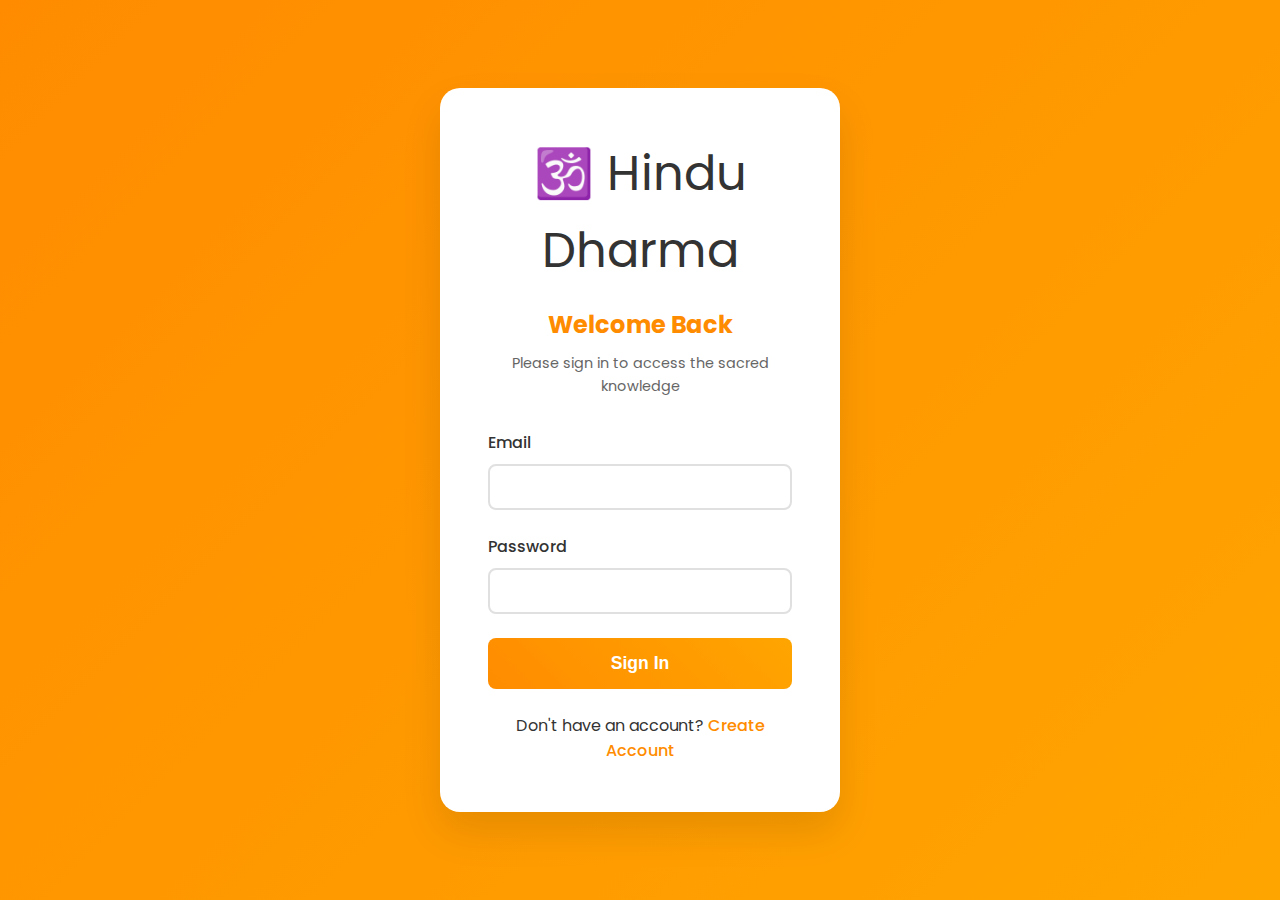
<file: philosophy.html>
<!DOCTYPE html>
<html lang="en">
<head>
    <meta charset="UTF-8">
    <meta name="viewport" content="width=device-width, initial-scale=1.0">
    <title>Hindu Philosophy - Schools of Thought</title>
    <link rel="stylesheet" href="styles.css">
    <link href="https://fonts.googleapis.com/css2?family=Poppins:wght@300;400;600;700&display=swap" rel="stylesheet">
</head>
<body>
    <nav class="navbar">
        <div class="nav-container">
            <div class="nav-logo">🕉️ Hindu Dharma</div>
            <ul class="nav-menu">
                <li><a href="index.html">Home</a></li>
                <li><a href="deities.html">Deities</a></li>
                <li><a href="scriptures.html">Scriptures</a></li>
                <li><a href="philosophy.html">Philosophy</a></li>
                <li><a href="festivals.html">Festivals</a></li>
                <li><a href="temples.html">Temples</a></li>
                <li><a href="history.html">History</a></li>
            </ul>
            <div class="hamburger">
                <span></span>
                <span></span>
                <span></span>
            </div>
        </div>
    </nav>

    <section class="page-hero">
        <div class="container">
            <h1>Hindu Philosophy</h1>
            <p>Explore the profound philosophical traditions and schools of thought</p>
        </div>
    </section>

    <section class="core-concepts">
        <div class="container">
            <h2>Fundamental Concepts</h2>
            <div class="concepts-grid">
                <div class="concept-card">
                    <h3>Dharma</h3>
                    <p><strong>Definition:</strong> Righteous living, moral duty, and natural law</p>
                    <p><strong>Explanation:</strong> Dharma encompasses ethical conduct, social responsibilities, and spiritual duties. It varies according to one's stage of life (ashrama), social position (varna), and personal circumstances. The concept emphasizes living in harmony with cosmic order.</p>
                    <p><strong>Application:</strong> Guides decision-making in personal, social, and spiritual matters.</p>
                </div>
                <div class="concept-card">
                    <h3>Karma</h3>
                    <p><strong>Definition:</strong> Law of cause and effect governing actions and their consequences</p>
                    <p><strong>Explanation:</strong> Every action (physical, mental, or verbal) generates consequences that affect the doer in this life or future lives. Good actions lead to positive results, while harmful actions create negative consequences.</p>
                    <p><strong>Types:</strong> Sanchita (accumulated), Prarabdha (current life), and Agami (future) karma.</p>
                </div>
                <div class="concept-card">
                    <h3>Samsara</h3>
                    <p><strong>Definition:</strong> The cycle of birth, death, and rebirth</p>
                    <p><strong>Explanation:</strong> The soul (atman) transmigrates through different bodies and life forms based on karma. This cycle continues until the soul achieves liberation (moksha) through spiritual realization.</p>
                    <p><strong>Purpose:</strong> Provides opportunities for spiritual growth and karmic resolution.</p>
                </div>
                <div class="concept-card">
                    <h3>Moksha</h3>
                    <p><strong>Definition:</strong> Liberation from the cycle of rebirth</p>
                    <p><strong>Explanation:</strong> The ultimate goal of human life, achieved through self-realization and understanding one's true nature as identical with Brahman (universal consciousness).</p>
                    <p><strong>Paths:</strong> Karma Yoga (action), Bhakti Yoga (devotion), Jnana Yoga (knowledge), and Raja Yoga (meditation).</p>
                </div>
            </div>
        </div>
    </section>

    <section class="darshanas-section">
        <div class="container">
            <h2>Six Orthodox Schools (Shad Darshanas)</h2>
            <div class="darshanas-grid">
                <div class="darshana-card">
                    <h3>Samkhya</h3>
                    <p><strong>Founder:</strong> Sage Kapila</p>
                    <p><strong>Core Teaching:</strong> Dualistic philosophy recognizing two fundamental principles: Purusha (consciousness) and Prakriti (matter/nature).</p>
                    <p><strong>Key Concepts:</strong> 25 tattvas (principles of existence), three gunas (qualities of nature), and the evolution of the universe through the interaction of consciousness and matter.</p>
                </div>
                <div class="darshana-card">
                    <h3>Yoga</h3>
                    <p><strong>Founder:</strong> Sage Patanjali</p>
                    <p><strong>Core Teaching:</strong> Systematic method for achieving union between individual consciousness and universal consciousness.</p>
                    <p><strong>Key Concepts:</strong> Eight-limbed path (Ashtanga Yoga), control of mind modifications (chitta vritti nirodha), and various stages of samadhi (absorption).</p>
                </div>
                <div class="darshana-card">
                    <h3>Nyaya</h3>
                    <p><strong>Founder:</strong> Sage Gautama</p>
                    <p><strong>Core Teaching:</strong> Logic and epistemology, focusing on valid means of knowledge and logical reasoning.</p>
                    <p><strong>Key Concepts:</strong> Four pramanas (sources of knowledge): perception, inference, comparison, and verbal testimony.</p>
                </div>
                <div class="darshana-card">
                    <h3>Vaisheshika</h3>
                    <p><strong>Founder:</strong> Sage Kanada</p>
                    <p><strong>Core Teaching:</strong> Atomic theory and categorization of reality into six categories (padarthas).</p>
                    <p><strong>Key Concepts:</strong> Atoms as building blocks of matter, space and time as eternal substances, and the role of Adrishta (unseen force) in cosmic order.</p>
                </div>
                <div class="darshana-card">
                    <h3>Purva Mimamsa</h3>
                    <p><strong>Founder:</strong> Sage Jaimini</p>
                    <p><strong>Core Teaching:</strong> Interpretation of Vedic rituals and emphasis on dharma through proper performance of prescribed actions.</p>
                    <p><strong>Key Concepts:</strong> Vedas as eternal and authorless, importance of ritual action, and dharma as the highest goal.</p>
                </div>
                <div class="darshana-card">
                    <h3>Vedanta</h3>
                    <p><strong>Founder:</strong> Sage Badarayana (Vyasa)</p>
                    <p><strong>Core Teaching:</strong> Ultimate reality is Brahman, and the goal is to realize the identity of individual soul (Atman) with universal consciousness.</p>
                    <p><strong>Sub-schools:</strong> Advaita (non-dualism), Vishishtadvaita (qualified non-dualism), and Dvaita (dualism).</p>
                </div>
            </div>
        </div>
    </section>

    <section class="yoga-paths">
        <div class="container">
            <h2>Four Paths of Yoga</h2>
            <div class="paths-grid">
                <div class="path-card">
                    <h3>Karma Yoga - Path of Action</h3>
                    <p>Performing one's duties without attachment to results. Emphasizes selfless service and dedication of all actions to the divine. Suitable for active individuals who find fulfillment in work and service.</p>
                </div>
                <div class="path-card">
                    <h3>Bhakti Yoga - Path of Devotion</h3>
                    <p>Cultivation of love and devotion towards the divine. Includes practices like prayer, chanting, worship, and surrender. Suitable for emotional individuals who find joy in devotional practices.</p>
                </div>
                <div class="path-card">
                    <h3>Jnana Yoga - Path of Knowledge</h3>
                    <p>Self-inquiry and discrimination between the real and unreal. Involves study of scriptures, contemplation, and direct realization of one's true nature. Suitable for intellectually inclined individuals.</p>
                </div>
                <div class="path-card">
                    <h3>Raja Yoga - Path of Meditation</h3>
                    <p>Systematic control of mind through meditation and ethical living. Based on Patanjali's eight-limbed path including ethical guidelines, physical practices, and mental disciplines.</p>
                </div>
            </div>
        </div>
    </section>

    <footer class="footer">
        <div class="container">
            <p>&copy; 2024 Hindu Dharma History. Preserving ancient wisdom for future generations.</p>
        </div>
    </footer>

    <script src="auth.js"></script>
    <script src="script.js"></script>
</body>
</html>
</file>
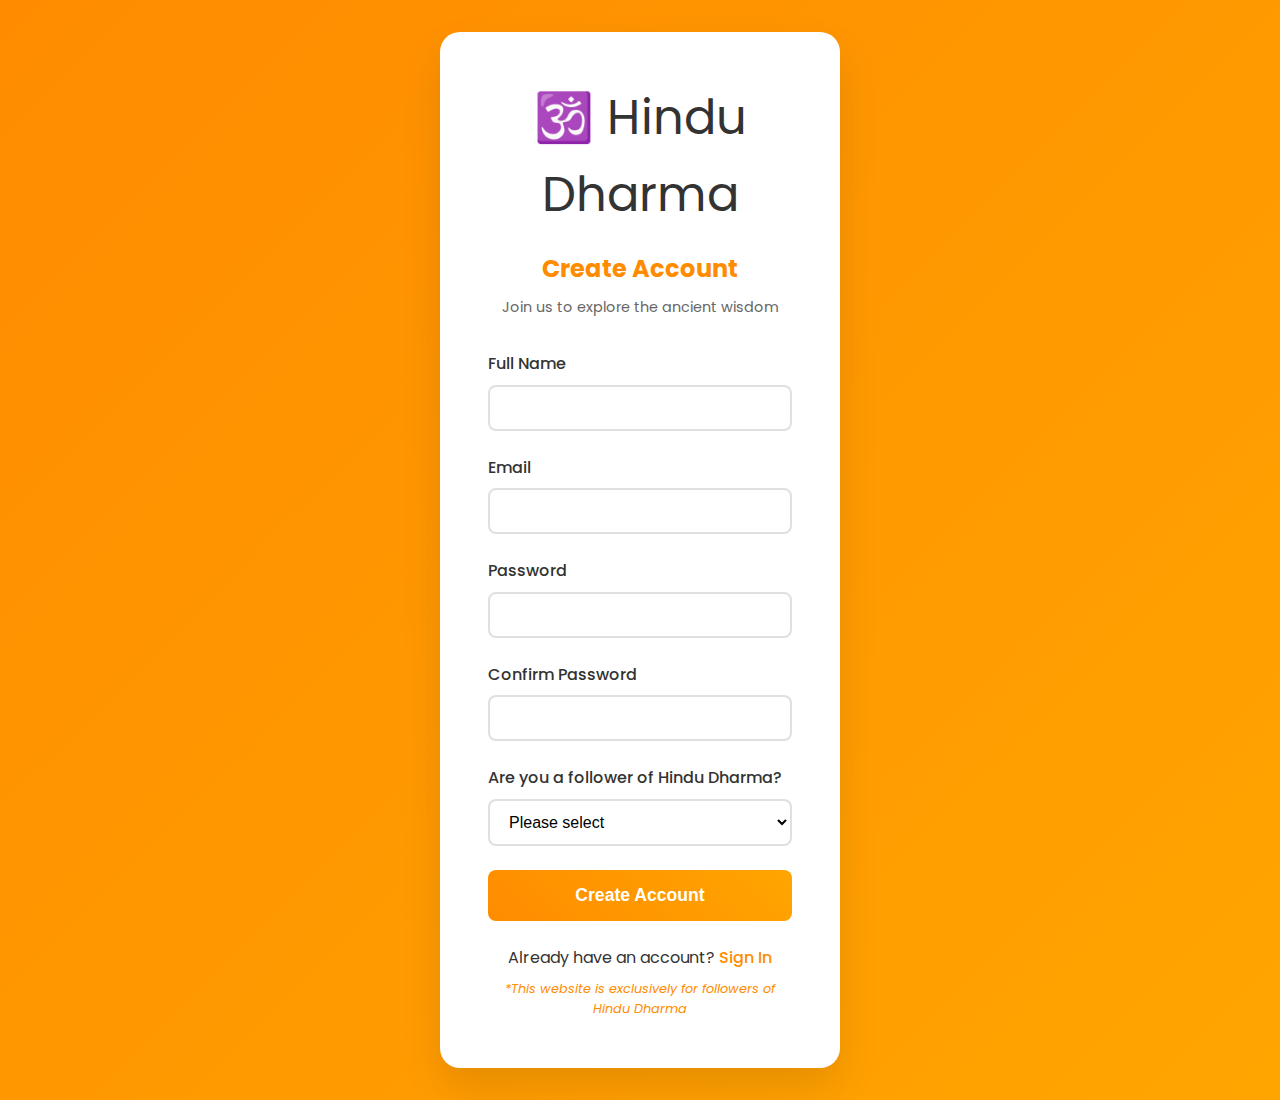
<file: register.html>
<!DOCTYPE html>
<html lang="en">
<head>
    <meta charset="UTF-8">
    <meta name="viewport" content="width=device-width, initial-scale=1.0">
    <title>Register - Hindu Dharma</title>
    <link rel="stylesheet" href="styles.css">
    <link href="https://fonts.googleapis.com/css2?family=Poppins:wght@300;400;600;700&display=swap" rel="stylesheet">
</head>
<body>
    <div class="auth-container">
        <div class="auth-card">
            <div class="auth-header">
                <div class="auth-logo">🕉️ Hindu Dharma</div>
                <h2>Create Account</h2>
                <p>Join us to explore the ancient wisdom</p>
            </div>
            
            <form class="auth-form" id="registerForm">
                <div class="form-group">
                    <label for="fullName">Full Name</label>
                    <input type="text" id="fullName" name="fullName" required>
                </div>
                
                <div class="form-group">
                    <label for="email">Email</label>
                    <input type="email" id="email" name="email" required>
                </div>
                
                <div class="form-group">
                    <label for="password">Password</label>
                    <input type="password" id="password" name="password" required minlength="6">
                </div>
                
                <div class="form-group">
                    <label for="confirmPassword">Confirm Password</label>
                    <input type="password" id="confirmPassword" name="confirmPassword" required>
                </div>
                
                <div class="form-group">
                    <label for="hinduDharma">Are you a follower of Hindu Dharma?</label>
                    <select id="hinduDharma" name="hinduDharma" required>
                        <option value="">Please select</option>
                        <option value="yes">Yes, I follow Hindu Dharma</option>
                        <option value="no">No</option>
                    </select>
                </div>
                
                <button type="submit" class="auth-btn">Create Account</button>
                
                <div class="auth-links">
                    <p>Already have an account? <a href="login.html">Sign In</a></p>
                    <p class="dharma-note">*This website is exclusively for followers of Hindu Dharma</p>
                </div>
            </form>
            
            <div class="error-message" id="errorMessage"></div>
            <div class="success-message" id="successMessage"></div>
        </div>
    </div>
    
    <script src="auth.js"></script>
</body>
</html>
</file>
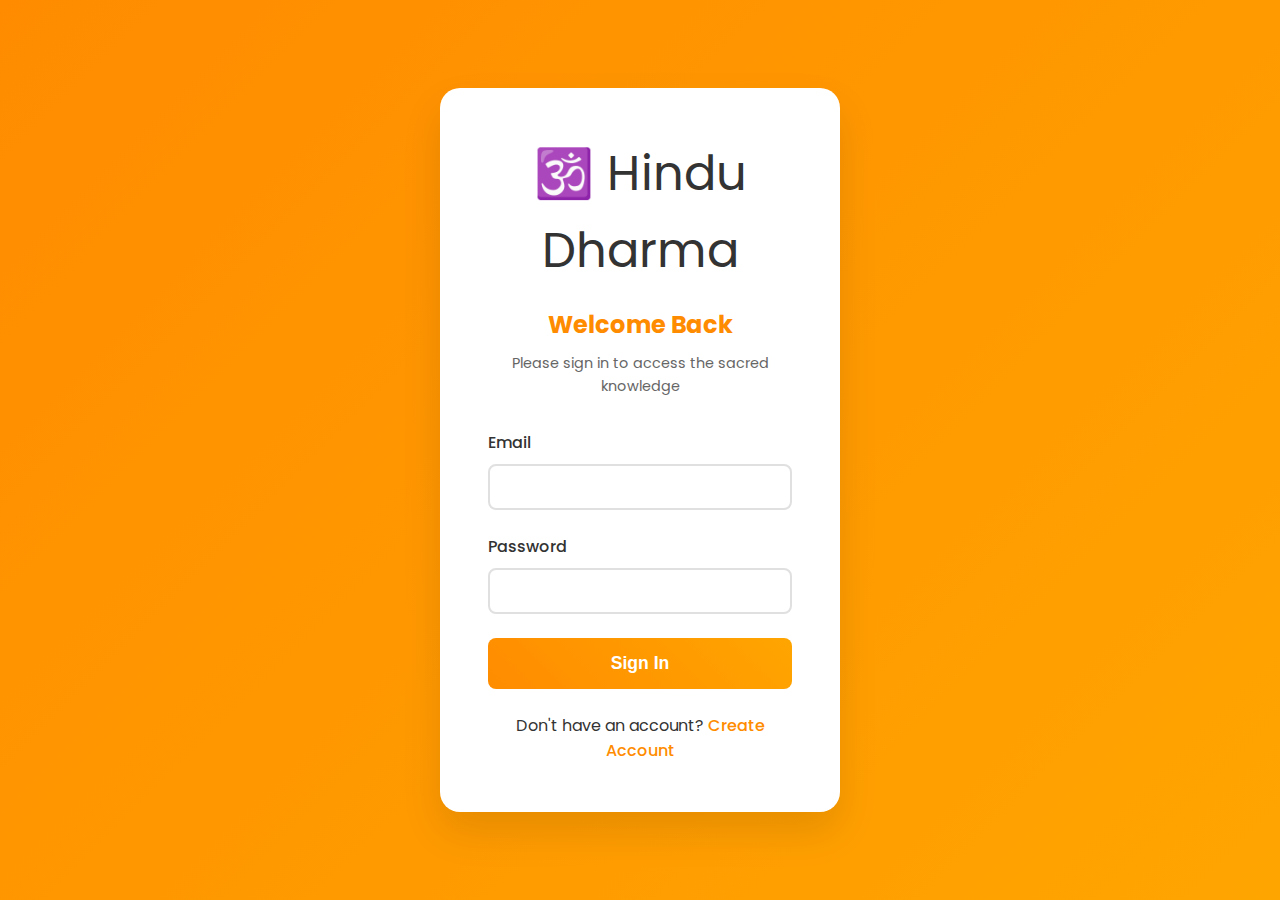
<file: scriptures.html>
<!DOCTYPE html>
<html lang="en">
<head>
    <meta charset="UTF-8">
    <meta name="viewport" content="width=device-width, initial-scale=1.0">
    <title>Hindu Scriptures - Sacred Texts</title>
    <link rel="stylesheet" href="styles.css">
    <link href="https://fonts.googleapis.com/css2?family=Poppins:wght@300;400;600;700&display=swap" rel="stylesheet">
</head>
<body>
    <nav class="navbar">
        <div class="nav-container">
            <div class="nav-logo">🕉️ Hindu Dharma</div>
            <ul class="nav-menu">
                <li><a href="index.html">Home</a></li>
                <li><a href="deities.html">Deities</a></li>
                <li><a href="scriptures.html">Scriptures</a></li>
                <li><a href="philosophy.html">Philosophy</a></li>
                <li><a href="festivals.html">Festivals</a></li>
                <li><a href="temples.html">Temples</a></li>
                <li><a href="history.html">History</a></li>
            </ul>
            <div class="hamburger">
                <span></span>
                <span></span>
                <span></span>
            </div>
        </div>
    </nav>

    <section class="page-hero">
        <div class="container">
            <h1>Hindu Scriptures</h1>
            <p>Sacred texts that preserve ancient wisdom and spiritual knowledge</p>
        </div>
    </section>

    <section class="vedas-section">
        <div class="container">
            <h2>The Four Vedas</h2>
            <div class="vedas-grid">
                <div class="scripture-detail">
                    <img src="https://upload.wikimedia.org/wikipedia/commons/thumb/7/71/1500-1200_BCE_Rigveda%2C_manuscript_page_sample_i%2C_Mandala_1%2C_Hymn_1_%28Sukta_1%29%2C_Adhyaya_1%2C_lines_1.1.1_to_1.1.9%2C_Sanskrit%2C_Devanagari.jpg/500px-1500-1200_BCE_Rigveda%2C_manuscript_page_sample_i%2C_Mandala_1%2C_Hymn_1_%28Sukta_1%29%2C_Adhyaya_1%2C_lines_1.1.1_to_1.1.9%2C_Sanskrit%2C_Devanagari.jpg" alt="Rigveda">
                    <h3>Rigveda</h3>
                    <p><strong>Composition:</strong> 1500-1200 BCE</p>
                    <p><strong>Content:</strong> 1,028 hymns dedicated to various deities including Agni (fire), Indra (king of gods), and Soma (sacred plant). It's the oldest of the Vedas and contains philosophical insights about the nature of existence.</p>
                    <p><strong>Significance:</strong> Forms the foundation of Hindu religious thought and contains the famous Nasadiya Sukta (Creation Hymn) questioning the origin of the universe.</p>
                </div>
                <div class="scripture-detail">
                    <img src="https://upload.wikimedia.org/wikipedia/commons/1/1f/1636_CE_Samaveda%2C_Sadvimsha_Brahmana_%28Pa%C3%B1cavi%E1%B9%83%C5%9Babr%C4%81hma%E1%B9%87a_supplement%29%2C_Benares_Sanskrit_college%2C_Edward_Cowell_collection%2C_sample_i%2C_Sanskrit%2C_Devanagari.jpg" alt="Samaveda">
                    <h3>Samaveda</h3>
                    <p><strong>Composition:</strong> 1200-1000 BCE</p>
                    <p><strong>Content:</strong> Musical arrangements of Rigvedic hymns, containing 1,875 verses. Known as the Veda of melodies, it provides the musical foundation for chanting during rituals.</p>
                    <p><strong>Significance:</strong> Considered the origin of Indian classical music and establishes the connection between sound, vibration, and spiritual practice.</p>
                </div>
                <div class="scripture-detail">
                    <img src="https://upload.wikimedia.org/wikipedia/commons/f/fd/1200-1000_BCE%2C_Vajasneyi_samhita_sample_i%2C_Shukla_Yajurveda%2C_Sanskrit%2C_Devanagari.jpg" alt="Yajurveda">
                    <h3>Yajurveda</h3>
                    <p><strong>Composition:</strong> 1200-1000 BCE</p>
                    <p><strong>Content:</strong> Prose mantras and sacrificial formulas used by priests during Vedic rituals. Divided into Shukla (White) and Krishna (Black) Yajurveda.</p>
                    <p><strong>Significance:</strong> Provides detailed instructions for performing yajnas (fire sacrifices) and contains the famous Isha Upanishad.</p>
                </div>
                <div class="scripture-detail">
                    <img src="https://thevedicsoul.wordpress.com/wp-content/uploads/2020/08/1920px-mundaka_upanisad_verses_3.2.8_to_3.2.10_atharvaveda_sanskrit_language_devanagari_script.jpg" alt="Atharvaveda">
                    <h3>Atharvaveda</h3>
                    <p><strong>Composition:</strong> 1000-800 BCE</p>
                    <p><strong>Content:</strong> 730 hymns containing spells, charms, and practical knowledge about medicine, astronomy, and daily life. More diverse in content than other Vedas.</p>
                    <p><strong>Significance:</strong> Bridges the gap between Vedic ritualism and later philosophical developments, containing early Ayurvedic knowledge.</p>
                </div>
            </div>
        </div>
    </section>

    <section class="epics-section">
        <div class="container">
            <h2>The Great Epics</h2>
            <div class="epics-grid">
                <div class="epic-detail">
                    <img src="https://www.lordhanuman.org/wp-content/uploads/2024/01/Ramayana-Story-In-English-.-Ramayana-For-Kids-Ramayana-Events.jpg" alt="Ramayana">
                    <h3>Ramayana</h3>
                    <p><strong>Author:</strong> Sage Valmiki</p>
                    <p><strong>Length:</strong> 24,000 verses in 7 books (kandas)</p>
                    <p><strong>Story:</strong> The epic narrates the life of Prince Rama, his exile, Sita's abduction by Ravana, and the great war in Lanka. It establishes ideals of dharmic living through the characters of Rama (ideal king), Sita (ideal wife), and Hanuman (ideal devotee).</p>
                    <p><strong>Teachings:</strong> Emphasizes duty, honor, loyalty, and the triumph of good over evil. The concept of 'Rama Rajya' (ideal governance) continues to influence Indian political thought.</p>
                </div>
                <div class="epic-detail">
                    <img src="https://blogger.googleusercontent.com/img/b/R29vZ2xl/AVvXsEgeiQvoEDy-QcBTz4fm8hhe25UdGaIQYJUeDx7ysVlceLGGQGjhqQB1H1ZFqEKAtWWIt_xTgYH4RfK3QMT7jdrC8diURKUbslmyodKjIne4pcT0TfRUZhe-wRZAI23pspkifuRGYiCL22k/s1600/kurukshetra-war-GO47_l.jpg" alt="Mahabharata">
                    <h3>Mahabharata</h3>
                    <p><strong>Author:</strong> Sage Vyasa</p>
                    <p><strong>Length:</strong> 100,000 verses (longest epic in world literature)</p>
                    <p><strong>Story:</strong> The epic centers on the conflict between the Pandavas and Kauravas, culminating in the great war at Kurukshetra. It contains the Bhagavad Gita, where Krishna imparts spiritual wisdom to Arjuna.</p>
                    <p><strong>Teachings:</strong> Explores complex moral dilemmas, the nature of dharma, and the consequences of actions. The Bhagavad Gita within it is considered one of the most important philosophical texts in Hinduism.</p>
                </div>
            </div>
        </div>
    </section>

    <section class="upanishads-section">
        <div class="container">
            <h2>Principal Upanishads</h2>
            <div class="upanishads-grid">
                <div class="upanishad-card">
                    <h3>Isha Upanishad</h3>
                    <p>The shortest Upanishad with 18 verses, emphasizing the unity of all existence and the concept that the entire universe is pervaded by the divine.</p>
                </div>
                <div class="upanishad-card">
                    <h3>Katha Upanishad</h3>
                    <p>Contains the famous dialogue between Nachiketa and Death (Yama), exploring the nature of the soul and the path to immortality.</p>
                </div>
                <div class="upanishad-card">
                    <h3>Chandogya Upanishad</h3>
                    <p>One of the longest Upanishads, containing the famous teaching "Tat tvam asi" (Thou art That), emphasizing the identity of individual soul with universal consciousness.</p>
                </div>
                <div class="upanishad-card">
                    <h3>Mandukya Upanishad</h3>
                    <p>The shortest of the major Upanishads, focusing on the sacred syllable "Om" and the four states of consciousness: waking, dreaming, deep sleep, and turiya.</p>
                </div>
            </div>
        </div>
    </section>

    <footer class="footer">
        <div class="container">
            <p>&copy; 2024 Hindu Dharma History. Preserving ancient wisdom for future generations.</p>
        </div>
    </footer>

    <script src="auth.js"></script>
    <script src="script.js"></script>
</body>
</html>
</file>
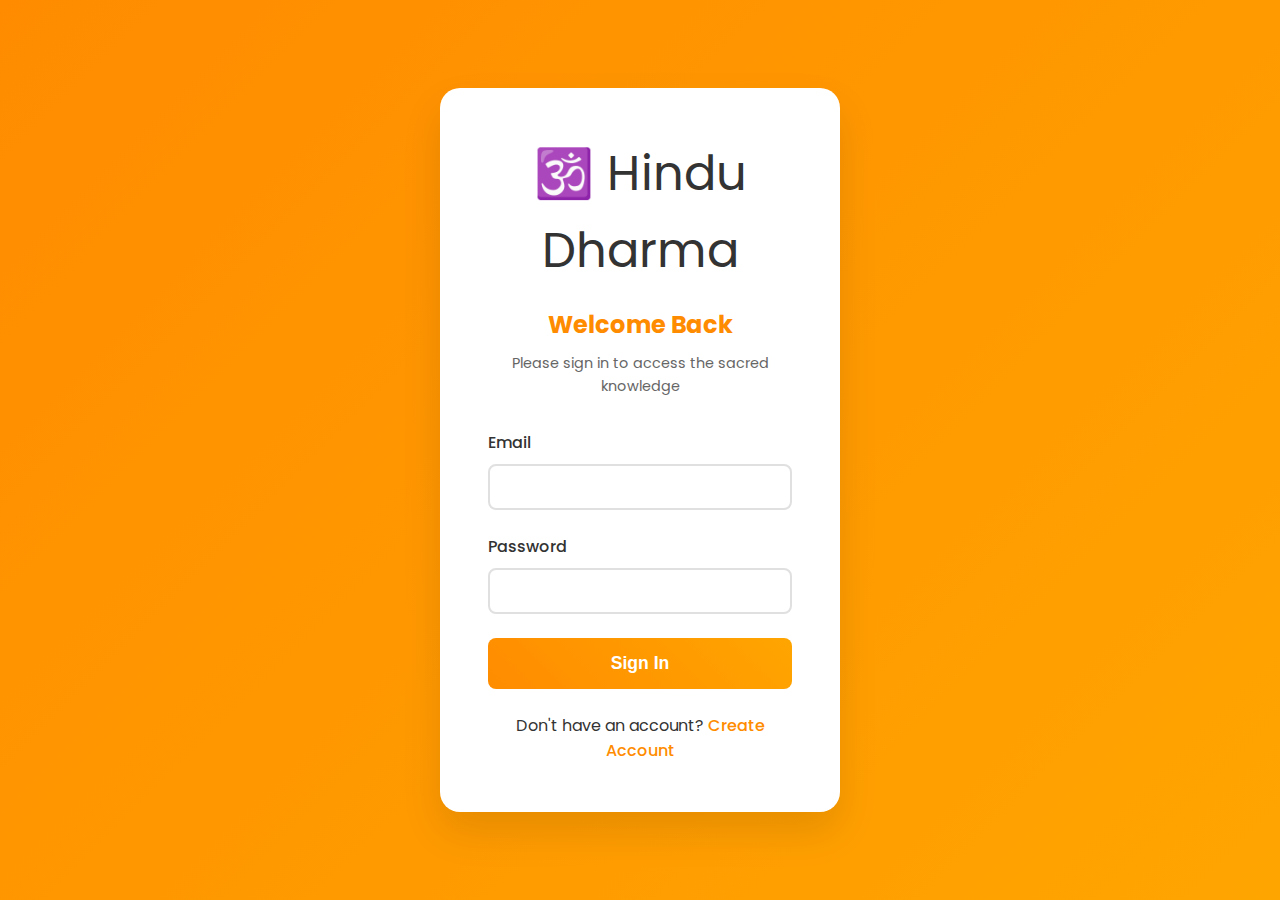
<file: temples.html>
<!DOCTYPE html>
<html lang="en">
<head>
    <meta charset="UTF-8">
    <meta name="viewport" content="width=device-width, initial-scale=1.0">
    <title>Hindu Temples - Sacred Architecture</title>
    <link rel="stylesheet" href="styles.css">
    <link href="https://fonts.googleapis.com/css2?family=Poppins:wght@300;400;600;700&display=swap" rel="stylesheet">
</head>
<body>
    <nav class="navbar">
        <div class="nav-container">
            <div class="nav-logo">🕉️ Hindu Dharma</div>
            <ul class="nav-menu">
                <li><a href="index.html">Home</a></li>
                <li><a href="deities.html">Deities</a></li>
                <li><a href="scriptures.html">Scriptures</a></li>
                <li><a href="philosophy.html">Philosophy</a></li>
                <li><a href="festivals.html">Festivals</a></li>
                <li><a href="temples.html">Temples</a></li>
                <li><a href="history.html">History</a></li>
            </ul>
            <div class="hamburger">
                <span></span>
                <span></span>
                <span></span>
            </div>
        </div>
    </nav>

    <section class="page-hero">
        <div class="container">
            <h1>Hindu Temples</h1>
            <p>Sacred spaces where the divine meets the earthly realm</p>
        </div>
    </section>

    <section class="char-dham">
        <div class="container">
            <h2>Char Dham - Four Sacred Abodes</h2>
            <div class="char-dham-grid">
                <div class="dham-card">
                    <img src="https://s7ap1.scene7.com/is/image/incredibleindia/1-badrinath-temple-badrinath-uttarakhand-attr-hero?qlt=82&ts=1726646234423" alt="Badrinath">
                    <h3>Badrinath (North)</h3>
                    <p><strong>Location:</strong> Uttarakhand, Himalayas</p>
                    <p><strong>Deity:</strong> Lord Vishnu (Badri Narayan)</p>
                    <p><strong>Significance:</strong> One of the most sacred Vishnu temples, situated at 3,300 meters altitude. Established by Adi Shankaracharya in the 8th century.</p>
                    <p><strong>Best Time:</strong> May to October (closed in winter due to heavy snowfall)</p>
                </div>
                <div class="dham-card">
                    <img src="https://5sensestours.com/wp-content/uploads/2025/06/Gemini_Generated_Image_vmxy4dvmxy4dvmxy.jpeg" alt="Dwarka">
                    <h3>Dwarka (West)</h3>
                    <p><strong>Location:</strong> Gujarat, Arabian Sea coast</p>
                    <p><strong>Deity:</strong> Lord Krishna (Dwarkadhish)</p>
                    <p><strong>Significance:</strong> Krishna's legendary kingdom, mentioned in ancient texts. The temple showcases beautiful Chalukyan architecture with intricate carvings.</p>
                    <p><strong>Special Feature:</strong> Underwater archaeological discoveries suggest ancient city remains.</p>
                </div>
                <div class="dham-card">
                    <img src="https://theunstumbled.com/wp-content/uploads/2024/09/jagannath-puri.jpg" alt="Puri">
                    <h3>Puri (East)</h3>
                    <p><strong>Location:</strong> Odisha, Bay of Bengal coast</p>
                    <p><strong>Deity:</strong> Lord Jagannath (form of Krishna)</p>
                    <p><strong>Significance:</strong> Famous for the annual Rath Yatra (Chariot Festival) where massive wooden chariots carry the deities through the streets.</p>
                    <p><strong>Unique Tradition:</strong> The temple flag always flies in the opposite direction of the wind.</p>
                </div>
                <div class="dham-card">
                    <img src="https://vardhmanvacations.com/blog/wp-content/uploads/2024/07/rameswaram-city-guide.jpg" alt="Rameshwaram">
                    <h3>Rameshwaram (South)</h3>
                    <p><strong>Location:</strong> Tamil Nadu, island near Sri Lanka</p>
                    <p><strong>Deity:</strong> Lord Shiva (Ramanathaswamy)</p>
                    <p><strong>Significance:</strong> Where Lord Rama worshipped Shiva before crossing to Lanka. Famous for its magnificent corridors and 22 sacred wells (theerthams).</p>
                    <p><strong>Architecture:</strong> Longest temple corridor in the world with ornate pillars.</p>
                </div>
            </div>
        </div>
    </section>

    <section class="jyotirlingas">
        <div class="container">
            <h2>Twelve Jyotirlingas</h2>
            <p class="section-intro">The most sacred Shiva temples where the deity manifested as columns of light</p>
            <div class="jyotirlinga-grid">
                <div class="jyotirlinga-card">
                    <h4>Somnath, Gujarat</h4>
                    <p>First among the twelve, destroyed and rebuilt multiple times, symbolizing eternal faith.</p>
                </div>
                <div class="jyotirlinga-card">
                    <h4>Mallikarjuna, Andhra Pradesh</h4>
                    <p>Located on Srisailam hill, one of the few temples dedicated to both Shiva and Parvati.</p>
                </div>
                <div class="jyotirlinga-card">
                    <h4>Mahakaleshwar, Madhya Pradesh</h4>
                    <p>In Ujjain, famous for the Bhasma Aarti performed with sacred ash at dawn.</p>
                </div>
                <div class="jyotirlinga-card">
                    <h4>Omkareshwar, Madhya Pradesh</h4>
                    <p>On an island shaped like the sacred symbol 'Om' in the Narmada River.</p>
                </div>
                <div class="jyotirlinga-card">
                    <h4>Kedarnath, Uttarakhand</h4>
                    <p>Highest among the twelve, accessible only during summer months due to extreme weather.</p>
                </div>
                <div class="jyotirlinga-card">
                    <h4>Kashi Vishwanath, Uttar Pradesh</h4>
                    <p>In Varanasi, the spiritual capital of India, where liberation is said to be guaranteed.</p>
                </div>
            </div>
        </div>
    </section>

    <section class="temple-architecture">
        <div class="container">
            <h2>Temple Architecture Styles</h2>
            <div class="architecture-grid">
                <div class="style-card">
                    <h3>Nagara Style (North Indian)</h3>
                    <p><strong>Features:</strong> Curvilinear shikhara (spire), square sanctum, elaborate entrance</p>
                    <p><strong>Examples:</strong> Khajuraho temples, Konark Sun Temple</p>
                    <p><strong>Characteristics:</strong> Vertical emphasis, intricate carvings, multiple smaller spires</p>
                </div>
                <div class="style-card">
                    <h3>Dravidian Style (South Indian)</h3>
                    <p><strong>Features:</strong> Pyramidal vimana, gopurams (gateway towers), large temple complexes</p>
                    <p><strong>Examples:</strong> Brihadeeswarar Temple, Meenakshi Temple</p>
                    <p><strong>Characteristics:</strong> Horizontal emphasis, massive stone construction, elaborate sculptures</p>
                </div>
                <div class="style-card">
                    <h3>Vesara Style (Deccan)</h3>
                    <p><strong>Features:</strong> Fusion of Nagara and Dravidian elements</p>
                    <p><strong>Examples:</strong> Hoysala temples, Chalukyan temples</p>
                    <p><strong>Characteristics:</strong> Star-shaped platforms, detailed stone work, unique architectural innovations</p>
                </div>
            </div>
        </div>
    </section>

    <section class="famous-temples">
        <div class="container">
            <h2>Architectural Marvels</h2>
            <div class="marvels-grid">
                <div class="marvel-card">
                    <img src="https://images.prismic.io/travelfika/Z9q3QjiBA97GipbA_AngkorWatTemple.jpg?auto=format,compress" alt="Angkor Wat">
                    <h3>Angkor Wat, Cambodia</h3>
                    <p>World's largest religious monument, originally built as a Hindu temple dedicated to Vishnu. Represents Mount Meru, the center of the universe in Hindu cosmology.</p>
                </div>
                <div class="marvel-card">
                    <img src="https://s7ap1.scene7.com/is/image/incredibleindia/1-brihadeeswarar-temple-thanjavur-tamil-nadu-attr-hero?qlt=82&ts=1742170442234" alt="Brihadeeswarar">
                    <h3>Brihadeeswarar Temple, Tamil Nadu</h3>
                    <p>UNESCO World Heritage site built by Raja Raja Chola I. The 66-meter tall vimana was the tallest structure in the world for nearly 1000 years.</p>
                </div>
                <div class="marvel-card">
                    <img src="https://icdn.isrgrajan.com/in/2021/02/Tourist-Attractions-Odisha-konark-sun-temple.jpg" alt="Konark">
                    <h3>Konark Sun Temple, Odisha</h3>
                    <p>Designed as a colossal chariot with 24 wheels, dedicated to Surya. Famous for its erotic sculptures and astronomical precision in construction.</p>
                </div>
                <div class="marvel-card">
                    <img src="https://www.andbeyond.com/wp-content/uploads/sites/5/khajuraho-india-temple-complex.jpg" alt="Khajuraho">
                    <h3>Khajuraho Temples, Madhya Pradesh</h3>
                    <p>Group of Hindu and Jain temples famous for their architectural symbolism and erotic sculptures representing the complete spectrum of human emotions.</p>
                </div>
            </div>
        </div>
    </section>

    <section class="temple-significance">
        <div class="container">
            <h2>Spiritual Significance</h2>
            <div class="significance-content">
                <div class="significance-item">
                    <h3>Sacred Geometry</h3>
                    <p>Hindu temples are built according to Vastu Shastra principles, incorporating sacred geometry that creates positive energy fields and facilitates spiritual experiences.</p>
                </div>
                <div class="significance-item">
                    <h3>Cosmic Symbolism</h3>
                    <p>Temple architecture represents the cosmic order - the sanctum symbolizes the cave of the heart, the spire represents the axis connecting earth to heaven.</p>
                </div>
                <div class="significance-item">
                    <h3>Community Center</h3>
                    <p>Temples serve as centers for cultural, educational, and social activities, preserving traditions and fostering community bonds across generations.</p>
                </div>
            </div>
        </div>
    </section>

    <footer class="footer">
        <div class="container">
            <p>&copy; 2024 Hindu Dharma History. Preserving ancient wisdom for future generations.</p>
        </div>
    </footer>

    <script src="auth.js"></script>
    <script src="script.js"></script>
</body>
</html>
</file>
<file: styles.css>
* {
    margin: 0;
    padding: 0;
    box-sizing: border-box;
}

body {
    font-family: 'Poppins', sans-serif;
    line-height: 1.6;
    color: #333;
    overflow-x: hidden;
}

.container {
    max-width: 1200px;
    margin: 0 auto;
    padding: 0 20px;
}

/* Navigation */
.navbar {
    position: fixed;
    top: 0;
    width: 100%;
    background: rgba(255, 140, 0, 0.95);
    backdrop-filter: blur(10px);
    z-index: 1000;
    transition: all 0.3s ease;
}

.nav-container {
    max-width: 1200px;
    margin: 0 auto;
    padding: 0 20px;
    display: flex;
    justify-content: space-between;
    align-items: center;
    height: 70px;
}

.nav-logo {
    font-size: 1.5rem;
    font-weight: 700;
    color: #fff;
}

.nav-menu {
    display: flex;
    list-style: none;
    gap: 2rem;
}

.nav-menu a {
    color: #fff;
    text-decoration: none;
    font-weight: 500;
    transition: color 0.3s ease;
}

.nav-menu a:hover {
    color: #fff3cd;
}

.hamburger {
    display: none;
    flex-direction: column;
    cursor: pointer;
}

.hamburger span {
    width: 25px;
    height: 3px;
    background: #fff;
    margin: 3px 0;
    transition: 0.3s;
}

/* Hero Section */
.hero {
    height: 100vh;
    background: linear-gradient(135deg, #ff8c00 0%, #ffa500 50%, #ff7f00 100%);
    display: flex;
    align-items: center;
    justify-content: space-between;
    padding: 0 5%;
    position: relative;
    overflow: hidden;
}

.hero-content {
    flex: 1;
    color: #fff;
    z-index: 2;
}

.hero-image {
    flex: 1;
    display: flex;
    justify-content: center;
    align-items: center;
}

.hero-image img {
    max-width: 100%;
    height: 400px;
    object-fit: cover;
    border-radius: 20px;
    box-shadow: 0 20px 40px rgba(0,0,0,0.3);
}

.hero h1 {
    font-size: 4rem;
    margin-top: 40px;
    font-weight: 700;
    margin-bottom: 1rem;
    text-shadow: 2px 2px 4px rgba(0,0,0,0.3);
}

.hero p {
    font-size: 1.2rem;
    margin-bottom: 2rem;
    max-width: 600px;
}

.cta-btn {
    background: linear-gradient(45deg, #fff3cd, #ffeaa7);
    color: #d63031;
    padding: 15px 30px;
    border: none;
    border-radius: 50px;
    font-size: 1.1rem;
    font-weight: 600;
    cursor: pointer;
    transition: transform 0.3s ease;
}

.cta-btn:hover {
    transform: translateY(-3px);
}

/* Timeline Section */
.timeline-section {
    padding: 100px 0;
    background: #f8f9fa;
}

.timeline-section h2 {
    text-align: center;
    font-size: 2.5rem;
    margin-bottom: 3rem;
    color: #ff8c00;
}

.timeline {
    position: relative;
    max-width: 800px;
    margin: 0 auto;
}

.timeline::before {
    content: '';
    position: absolute;
    left: 50%;
    top: 0;
    bottom: 0;
    width: 3px;
    background: #ff8c00;
    transform: translateX(-50%);
}

.timeline-item {
    position: relative;
    margin: 2rem 0;
    display: flex;
    align-items: center;
}

.timeline-item:nth-child(odd) {
    flex-direction: row-reverse;
}

.timeline-date {
    background: #ff8c00;
    color: #fff;
    padding: 10px 20px;
    border-radius: 25px;
    font-weight: 600;
    min-width: 150px;
    text-align: center;
}

.timeline-content {
    background: #fff;
    padding: 20px;
    border-radius: 10px;
    box-shadow: 0 5px 15px rgba(0,0,0,0.1);
    margin: 0 2rem;
    flex: 1;
}

.timeline-content img {
    width: 100%;
    max-width: 200px;
    height: 120px;
    object-fit: cover;
    border-radius: 8px;
    margin-bottom: 1rem;
}

.timeline-content h3 {
    color: #ff8c00;
    margin-bottom: 0.5rem;
}

/* Scriptures Section */
.scriptures-section {
    padding: 100px 0;
    background: #fff;
}

.scriptures-section h2 {
    text-align: center;
    font-size: 2.5rem;
    margin-bottom: 3rem;
    color: #ff8c00;
}

.scriptures-grid {
    display: grid;
    grid-template-columns: repeat(auto-fit, minmax(300px, 1fr));
    gap: 2rem;
}

.scripture-card {
    background: linear-gradient(135deg, #fff 0%, #fff3cd 100%);
    padding: 2rem;
    border-radius: 15px;
    text-align: center;
    box-shadow: 0 10px 30px rgba(255, 140, 0, 0.2);
    transition: transform 0.3s ease;
}

.scripture-card:hover {
    transform: translateY(-10px);
}

.scripture-card img {
    width: 100%;
    height: 150px;
    object-fit: cover;
    border-radius: 10px;
    margin-bottom: 1rem;
}

.scripture-card h3 {
    color: #ff8c00;
    margin-bottom: 1rem;
}

/* Philosophy Section */
.philosophy-section {
    padding: 100px 0;
    background: linear-gradient(135deg, #ff8c00 0%, #ffa500 100%);
    color: #fff;
}

.philosophy-section h2 {
    text-align: center;
    font-size: 2.5rem;
    margin-bottom: 3rem;
}

.philosophy-content {
    display: grid;
    grid-template-columns: repeat(auto-fit, minmax(250px, 1fr));
    gap: 2rem;
}

.philosophy-item {
    background: rgba(255,255,255,0.1);
    padding: 2rem;
    border-radius: 15px;
    text-align: center;
    backdrop-filter: blur(10px);
}

.philosophy-item h3 {
    font-size: 1.5rem;
    margin-bottom: 1rem;
    color: #fff3cd;
}

/* Traditions Section */
.traditions-section {
    padding: 100px 0;
    background: #f8f9fa;
}

.traditions-section h2 {
    text-align: center;
    font-size: 2.5rem;
    margin-bottom: 3rem;
    color: #ff8c00;
}

.traditions-grid {
    display: grid;
    grid-template-columns: repeat(auto-fit, minmax(280px, 1fr));
    gap: 2rem;
}

.tradition-card {
    background: #fff;
    padding: 2rem;
    border-radius: 15px;
    box-shadow: 0 10px 30px rgba(255, 140, 0, 0.15);
    transition: transform 0.3s ease;
}

.tradition-card:hover {
    transform: translateY(-5px);
}

.tradition-card img {
    width: 100%;
    height: 180px;
    object-fit: cover;
    border-radius: 10px;
    margin-bottom: 1rem;
}

.tradition-card h3 {
    color: #ff8c00;
    margin-bottom: 1rem;
}

/* Footer */
.footer {
    background: #333;
    color: #fff;
    text-align: center;
    padding: 2rem 0;
}

/* Page Hero for other pages */
.page-hero {
    background: linear-gradient(135deg, #ff8c00 0%, #ffa500 100%);
    color: #fff;
    text-align: center;
    padding: 120px 0 80px;
}

.page-hero h1 {
    font-size: 3rem;
    margin-bottom: 1rem;
}

.page-hero p {
    font-size: 1.2rem;
    max-width: 600px;
    margin: 0 auto;
}

/* Deity Cards */
.trinity-section, .major-deities {
    padding: 80px 0;
}

.trinity-grid, .deities-grid {
    display: grid;
    grid-template-columns: repeat(auto-fit, minmax(300px, 1fr));
    gap: 2rem;
    margin-top: 2rem;
}

.deity-card {
    background: #fff;
    border-radius: 15px;
    padding: 2rem;
    box-shadow: 0 10px 30px rgba(255, 140, 0, 0.15);
    transition: transform 0.3s ease;
    text-align: center;
}

.deity-card:hover {
    transform: translateY(-10px);
}

.deity-card img {
    width: 100%;
    height: 200px;
    object-fit: cover;
    border-radius: 10px;
    margin-bottom: 1rem;
}

.deity-card h3 {
    color: #ff8c00;
    margin-bottom: 1rem;
}

.deity-details {
    background: #fff3cd;
    padding: 1rem;
    border-radius: 8px;
    margin-top: 1rem;
    text-align: left;
}

/* Scripture Details */
.vedas-section, .epics-section, .upanishads-section {
    padding: 80px 0;
}

.vedas-grid, .epics-grid {
    display: grid;
    grid-template-columns: repeat(auto-fit, minmax(400px, 1fr));
    gap: 2rem;
    margin-top: 2rem;
}

.scripture-detail, .epic-detail {
    background: #fff;
    border-radius: 15px;
    padding: 2rem;
    box-shadow: 0 10px 30px rgba(255, 140, 0, 0.15);
}

.scripture-detail img, .epic-detail img {
    width: 100%;
    height: 150px;
    object-fit: cover;
    border-radius: 10px;
    margin-bottom: 1rem;
}

.scripture-detail h3, .epic-detail h3 {
    color: #ff8c00;
    margin-bottom: 1rem;
}

.upanishads-grid {
    display: grid;
    grid-template-columns: repeat(auto-fit, minmax(250px, 1fr));
    gap: 2rem;
    margin-top: 2rem;
}

.upanishad-card {
    background: linear-gradient(135deg, #fff 0%, #fff3cd 100%);
    padding: 2rem;
    border-radius: 15px;
    box-shadow: 0 10px 30px rgba(255, 140, 0, 0.15);
}

.upanishad-card h3 {
    color: #ff8c00;
    margin-bottom: 1rem;
}

/* Philosophy Sections */
.core-concepts, .darshanas-section, .yoga-paths {
    padding: 80px 0;
}

.concepts-grid, .darshanas-grid, .paths-grid {
    display: grid;
    grid-template-columns: repeat(auto-fit, minmax(300px, 1fr));
    gap: 2rem;
    margin-top: 2rem;
}

.concept-card, .darshana-card, .path-card {
    background: #fff;
    border-radius: 15px;
    padding: 2rem;
    box-shadow: 0 10px 30px rgba(255, 140, 0, 0.15);
    transition: transform 0.3s ease;
}

.concept-card:hover, .darshana-card:hover, .path-card:hover {
    transform: translateY(-5px);
}

.concept-card h3, .darshana-card h3, .path-card h3 {
    color: #ff8c00;
    margin-bottom: 1rem;
}

/* Festival Sections */
.major-festivals, .seasonal-festivals, .festival-significance {
    padding: 80px 0;
}

.festivals-grid {
    display: grid;
    grid-template-columns: repeat(auto-fit, minmax(350px, 1fr));
    gap: 2rem;
    margin-top: 2rem;
}

.festival-card {
    background: #fff;
    border-radius: 15px;
    padding: 2rem;
    box-shadow: 0 10px 30px rgba(255, 140, 0, 0.15);
    transition: transform 0.3s ease;
}

.festival-card:hover {
    transform: translateY(-10px);
}

.festival-card img {
    width: 100%;
    height: 180px;
    object-fit: cover;
    border-radius: 10px;
    margin-bottom: 1rem;
}

.festival-card h3 {
    color: #ff8c00;
    margin-bottom: 1rem;
}

.seasonal-grid, .significance-grid {
    display: grid;
    grid-template-columns: repeat(auto-fit, minmax(250px, 1fr));
    gap: 2rem;
    margin-top: 2rem;
}

.season-card, .significance-card {
    background: linear-gradient(135deg, #fff 0%, #fff3cd 100%);
    padding: 2rem;
    border-radius: 15px;
    box-shadow: 0 10px 30px rgba(255, 140, 0, 0.15);
}

.season-card h3, .significance-card h3 {
    color: #ff8c00;
    margin-bottom: 1rem;
}

.season-card ul {
    list-style: none;
    padding: 0;
}

.season-card li {
    margin-bottom: 0.5rem;
    padding-left: 1rem;
    position: relative;
}

.season-card li:before {
    content: '🎉';
    position: absolute;
    left: 0;
}

/* Temple Sections */
.char-dham, .jyotirlingas, .temple-architecture, .famous-temples, .temple-significance {
    padding: 80px 0;
}

.char-dham-grid, .marvels-grid {
    display: grid;
    grid-template-columns: repeat(auto-fit, minmax(300px, 1fr));
    gap: 2rem;
    margin-top: 2rem;
}

.dham-card, .marvel-card {
    background: #fff;
    border-radius: 15px;
    padding: 2rem;
    box-shadow: 0 10px 30px rgba(255, 140, 0, 0.15);
    transition: transform 0.3s ease;
}

.dham-card:hover, .marvel-card:hover {
    transform: translateY(-10px);
}

.dham-card img, .marvel-card img {
    width: 100%;
    height: 180px;
    object-fit: cover;
    border-radius: 10px;
    margin-bottom: 1rem;
}

.dham-card h3, .marvel-card h3 {
    color: #ff8c00;
    margin-bottom: 1rem;
}

.jyotirlinga-grid {
    display: grid;
    grid-template-columns: repeat(auto-fit, minmax(250px, 1fr));
    gap: 1.5rem;
    margin-top: 2rem;
}

.jyotirlinga-card {
    background: linear-gradient(135deg, #fff 0%, #fff3cd 100%);
    padding: 1.5rem;
    border-radius: 10px;
    box-shadow: 0 5px 15px rgba(255, 140, 0, 0.1);
}

.jyotirlinga-card h4 {
    color: #ff8c00;
    margin-bottom: 0.5rem;
}

.architecture-grid {
    display: grid;
    grid-template-columns: repeat(auto-fit, minmax(300px, 1fr));
    gap: 2rem;
    margin-top: 2rem;
}

.style-card {
    background: #fff;
    border-radius: 15px;
    padding: 2rem;
    box-shadow: 0 10px 30px rgba(255, 140, 0, 0.15);
}

.style-card h3 {
    color: #ff8c00;
    margin-bottom: 1rem;
}

.significance-content {
    display: grid;
    grid-template-columns: repeat(auto-fit, minmax(300px, 1fr));
    gap: 2rem;
    margin-top: 2rem;
}

.significance-item {
    background: linear-gradient(135deg, #fff 0%, #fff3cd 100%);
    padding: 2rem;
    border-radius: 15px;
    box-shadow: 0 10px 30px rgba(255, 140, 0, 0.15);
}

.significance-item h3 {
    color: #ff8c00;
    margin-bottom: 1rem;
}

.section-intro {
    text-align: center;
    font-size: 1.1rem;
    color: #666;
    max-width: 800px;
    margin: 0 auto;
}

/* History Page Styles */
.historical-overview, .timeline-rulers, .documented-evidence, .specific-cases, .human-cost, .resistance-revival, .scholarly-sources {
    padding: 80px 0;
}

.historical-overview {
    background: #f8f9fa;
}

.overview-content {
    max-width: 900px;
    margin: 0 auto;
    text-align: center;
}

.overview-content p {
    font-size: 1.1rem;
    line-height: 1.8;
    margin-bottom: 1.5rem;
}

.rulers-timeline {
    max-width: 1000px;
    margin: 0 auto;
}

.ruler-period {
    display: flex;
    align-items: flex-start;
    margin: 3rem 0;
    gap: 2rem;
}

.ruler-period:nth-child(even) {
    flex-direction: row-reverse;
}

.period-date {
    background: #ff8c00;
    color: #fff;
    padding: 15px 25px;
    border-radius: 25px;
    font-weight: 600;
    min-width: 180px;
    text-align: center;
    font-size: 1.1rem;
}

.period-content {
    background: #fff;
    padding: 2rem;
    border-radius: 15px;
    box-shadow: 0 10px 30px rgba(255, 140, 0, 0.15);
    flex: 1;
}

.period-content img {
    width: 100%;
    max-width: 250px;
    height: 150px;
    object-fit: cover;
    border-radius: 10px;
    margin-bottom: 1rem;
    float: right;
    margin-left: 1rem;
}

.period-content h3 {
    color: #ff8c00;
    margin-bottom: 1rem;
    font-size: 1.4rem;
}

.period-content p {
    margin-bottom: 1rem;
    line-height: 1.6;
}

.evidence-grid, .cases-grid, .resistance-grid {
    display: grid;
    grid-template-columns: repeat(auto-fit, minmax(300px, 1fr));
    gap: 2rem;
    margin-top: 2rem;
}

.evidence-card, .case-study, .resistance-card {
    background: #fff;
    padding: 2rem;
    border-radius: 15px;
    box-shadow: 0 10px 30px rgba(255, 140, 0, 0.15);
    transition: transform 0.3s ease;
}

.evidence-card:hover, .case-study:hover, .resistance-card:hover {
    transform: translateY(-5px);
}

.evidence-card h3, .case-study h3, .resistance-card h3 {
    color: #ff8c00;
    margin-bottom: 1rem;
}

.evidence-card ul {
    list-style: none;
    padding: 0;
}

.evidence-card li {
    margin-bottom: 0.8rem;
    padding-left: 1.5rem;
    position: relative;
}

.evidence-card li:before {
    content: '📜';
    position: absolute;
    left: 0;
}

.case-study img {
    width: 100%;
    height: 180px;
    object-fit: cover;
    border-radius: 10px;
    margin-bottom: 1rem;
}

.impact-content {
    display: grid;
    grid-template-columns: repeat(auto-fit, minmax(300px, 1fr));
    gap: 2rem;
    margin-top: 2rem;
}

.impact-section {
    background: linear-gradient(135deg, #fff 0%, #fff3cd 100%);
    padding: 2rem;
    border-radius: 15px;
    box-shadow: 0 10px 30px rgba(255, 140, 0, 0.15);
}

.impact-section h3 {
    color: #ff8c00;
    margin-bottom: 1rem;
}

.sources-content {
    background: #fff;
    padding: 2rem;
    border-radius: 15px;
    box-shadow: 0 10px 30px rgba(255, 140, 0, 0.15);
    margin-top: 2rem;
}

.sources-content h3 {
    color: #ff8c00;
    margin: 2rem 0 1rem 0;
}

.sources-content h3:first-child {
    margin-top: 0;
}

.sources-content ul {
    list-style: none;
    padding: 0;
}

.sources-content li {
    margin-bottom: 0.5rem;
    padding-left: 1.5rem;
    position: relative;
}

.sources-content li:before {
    content: '📚';
    position: absolute;
    left: 0;
}

/* Authentication Styles */
.auth-container {
    min-height: 100vh;
    background: linear-gradient(135deg, #ff8c00 0%, #ffa500 100%);
    display: flex;
    align-items: center;
    justify-content: center;
    padding: 2rem;
}

.auth-card {
    background: #fff;
    padding: 3rem;
    border-radius: 20px;
    box-shadow: 0 20px 40px rgba(0,0,0,0.1);
    width: 100%;
    max-width: 400px;
    text-align: center;
}

.auth-header {
    margin-bottom: 2rem;
}

.auth-logo {
    font-size: 3rem;
    margin-bottom: 1rem;
}

.auth-header h2 {
    color: #ff8c00;
    margin-bottom: 0.5rem;
}

.auth-header p {
    color: #666;
    font-size: 0.9rem;
}

.auth-form {
    text-align: left;
}

.form-group {
    margin-bottom: 1.5rem;
}

.form-group label {
    display: block;
    margin-bottom: 0.5rem;
    color: #333;
    font-weight: 500;
}

.form-group input {
    width: 100%;
    padding: 12px 15px;
    border: 2px solid #e0e0e0;
    border-radius: 8px;
    font-size: 1rem;
    transition: border-color 0.3s ease;
}

.form-group select {
    width: 100%;
    padding: 12px 15px;
    border: 2px solid #e0e0e0;
    border-radius: 8px;
    font-size: 1rem;
    background: #fff;
    transition: border-color 0.3s ease;
}

.form-group select:focus {
    outline: none;
    border-color: #ff8c00;
}

.dharma-note {
    font-size: 0.8rem;
    color: #ff8c00;
    font-style: italic;
    margin-top: 0.5rem;
}

.auth-btn {
    width: 100%;
    background: linear-gradient(45deg, #ff8c00, #ffa500);
    color: #fff;
    padding: 15px;
    border: none;
    border-radius: 8px;
    font-size: 1.1rem;
    font-weight: 600;
    cursor: pointer;
    transition: transform 0.3s ease;
    margin-bottom: 1.5rem;
}

.auth-btn:hover {
    transform: translateY(-2px);
}

.auth-links {
    text-align: center;
}

.auth-links a {
    color: #ff8c00;
    text-decoration: none;
    font-weight: 500;
}

.auth-links a:hover {
    text-decoration: underline;
}

.error-message {
    background: #ffebee;
    color: #c62828;
    padding: 10px;
    border-radius: 5px;
    margin-top: 1rem;
    display: none;
    border-left: 4px solid #c62828;
}

.success-message {
    background: #e8f5e8;
    color: #2e7d32;
    padding: 10px;
    border-radius: 5px;
    margin-top: 1rem;
    display: none;
    border-left: 4px solid #2e7d32;
}

.logout-btn {
    background: rgba(255, 255, 255, 0.2) !important;
    padding: 8px 15px !important;
    border-radius: 20px !important;
    font-size: 0.9rem !important;
}

@media (max-width: 480px) {
    .auth-card {
        padding: 2rem 1.5rem;
        margin: 1rem;
    }
}

/* Responsive Design */
@media (max-width: 768px) {
    .hamburger {
        display: flex;
    }
    
    .nav-menu {
        position: fixed;
        left: -100%;
        top: 70px;
        flex-direction: column;
        background: #ff8c00;
        width: 100%;
        text-align: center;
        transition: 0.3s;
        padding: 2rem 0;
    }
    
    .nav-menu.active {
        left: 0;
    }
    
    .hero {
        flex-direction: column;
        text-align: center;
        padding: 2rem;
    }
    
    .hero-image {
        margin-top: 2rem;
    }
    
    .hero-image img {
        height: 250px;
    }
    
    /* Timeline Mobile Styles */
    .timeline {
        padding: 0 10px;
    }
    
    .timeline::before {
        left: 30px;
        width: 2px;
    }
    
    .timeline-item {
        flex-direction: column;
        align-items: flex-start;
        padding-left: 60px;
        margin: 2rem 0;
        position: relative;
    }
    
    .timeline-item::before {
        content: '';
        position: absolute;
        left: 24px;
        top: 20px;
        width: 12px;
        height: 12px;
        background: #ff8c00;
        border-radius: 50%;
        border: 3px solid #fff;
        box-shadow: 0 0 0 3px #ff8c00;
    }
    
    .timeline-item:nth-child(odd) {
        flex-direction: column;
    }
    
    .timeline-date {
        position: absolute;
        left: -40px;
        top: 0;
        min-width: 120px;
        font-size: 0.8rem;
        padding: 8px 12px;
        transform: rotate(-90deg);
        transform-origin: center;
        white-space: nowrap;
    }
    
    .timeline-content {
        margin: 0;
        width: 100%;
        margin-top: 10px;
    }
    
    .timeline-content img {
        max-width: 150px;
        height: 100px;
        float: right;
        margin: 0 0 10px 15px;
    }
    
    .scriptures-grid,
    .philosophy-content,
    .traditions-grid {
        grid-template-columns: 1fr;
    }
    
    /* History page mobile styles */
    .ruler-period {
        flex-direction: column;
        gap: 1rem;
    }
    
    .ruler-period:nth-child(even) {
        flex-direction: column;
    }
    
    .period-date {
        min-width: auto;
        align-self: flex-start;
    }
    
    .period-content img {
        float: none;
        margin: 0 0 1rem 0;
        max-width: 200px;
        height: 120px;
    }
}

@media (max-width: 480px) {
    .hero h1 {
        font-size: 2rem;
    }
    
    .container {
        padding: 0 15px;
    }
    
    .timeline-section,
    .scriptures-section,
    .philosophy-section,
    .traditions-section {
        padding: 60px 0;
    }
    
    /* Enhanced mobile timeline styles */
    .timeline {
        padding: 0 5px;
    }
    
    .timeline-item {
        padding-left: 50px;
    }
    
    .timeline-date {
        left: -35px;
        font-size: 0.7rem;
        padding: 6px 10px;
        min-width: 100px;
    }
    
    .timeline-content {
        padding: 15px;
    }
    
    .timeline-content img {
        max-width: 120px;
        height: 80px;
        margin: 0 0 10px 10px;
    }
    
    .timeline-content h3 {
        font-size: 1.1rem;
    }
    
    .timeline-content p {
        font-size: 0.9rem;
        line-height: 1.5;
    }
    
    /* Section headings */
    .timeline-section h2,
    .scriptures-section h2,
    .philosophy-section h2,
    .traditions-section h2 {
        font-size: 2rem;
        margin-bottom: 2rem;
    }
}
</file>
